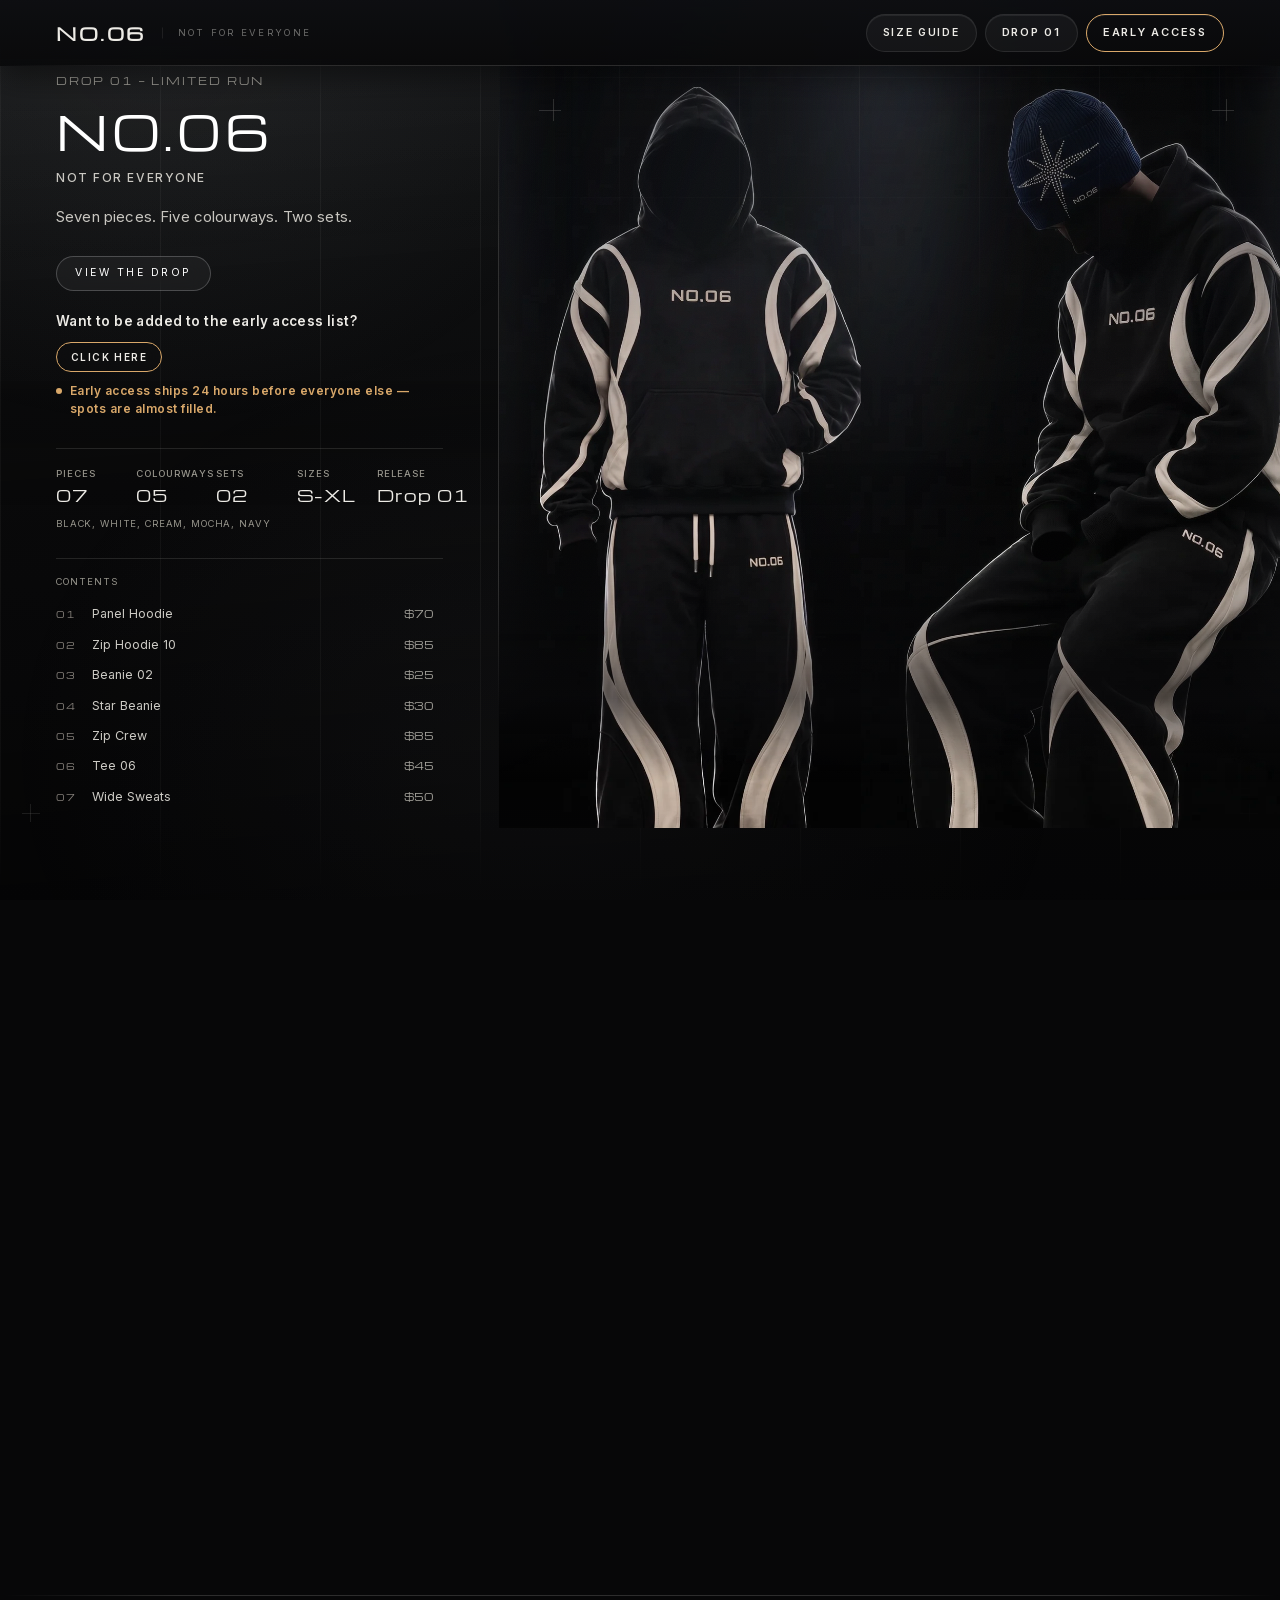
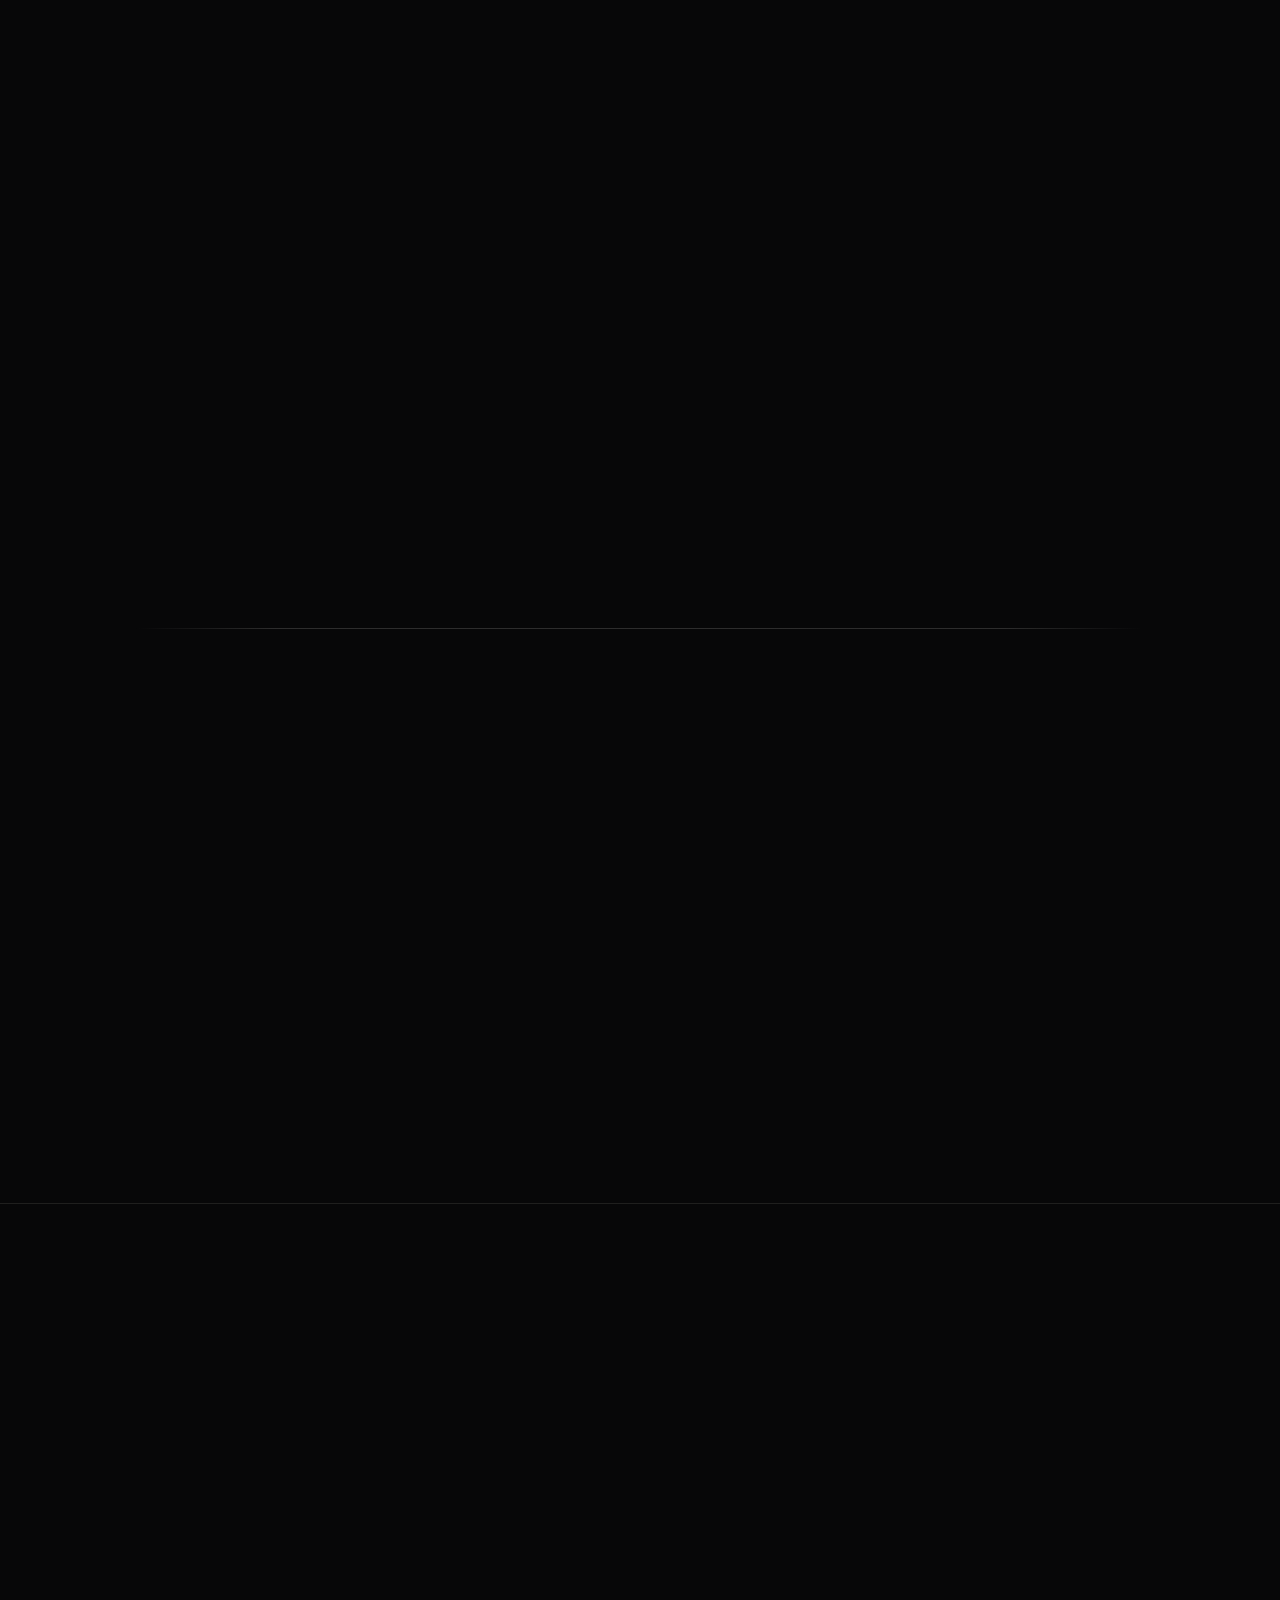
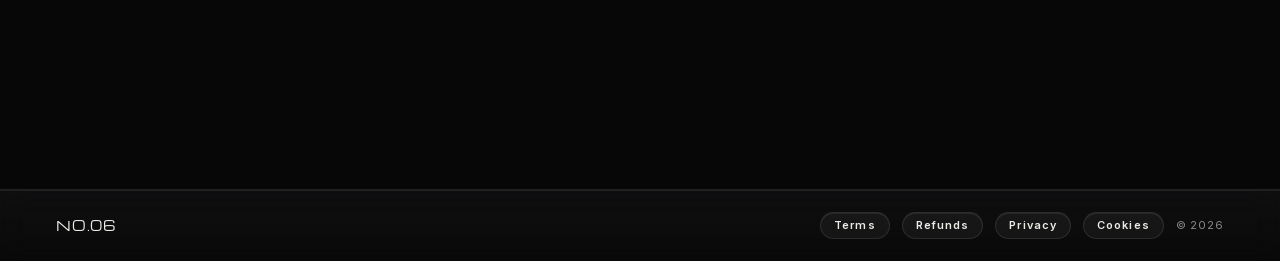
<file: index.html>
<!doctype html>
<html lang="en">
<head>
<meta charset="utf-8">
<meta name="viewport" content="width=device-width, initial-scale=1, viewport-fit=cover">
<title>NO.06</title>
<meta name="description" content="NO.06. not for everyone. Drop 01, limited run, black. Panel Hoodie, Zip Hoodie 10, Zip Crew, Tee 06, Wide Sweats, Beanie 02, Star Beanie. Request early access.">
<meta name="theme-color" content="#0A0A0A">
<link rel="icon" href="favicon.ico" sizes="any">
<link rel="icon" href="favicon-32x32.png" type="image/png" sizes="32x32">
<link rel="icon" href="favicon-16x16.png" type="image/png" sizes="16x16">
<link rel="apple-touch-icon" href="apple-touch-icon.png">
<meta property="og:title" content="NO.06">
<meta property="og:description" content="Drop 01 — limited run. not for everyone.">
<meta property="og:image" content="https://wearno06.com/media/og.jpg">
<meta property="og:type" content="website">
<meta name="twitter:card" content="summary_large_image">
<link rel="preload" href="fonts/michroma.ttf" as="font" type="font/ttf" crossorigin>
<link rel="preload" href="fonts/inter-latin.woff2" as="font" type="font/woff2" crossorigin>
<link rel="preload" href="media/ed/e1k.webp" as="image">
<link rel="stylesheet" href="styles.css?v=76">
<script src="boot.js"></script>
</head>
<body>
<a class="skip" href="#collection">Skip to collection</a>

<header class="bar" id="bar">
  <div class="bar__brand">
    <a class="bar__mark" href="#top" aria-label="NO.06 home">NO.06</a>
    <span class="bar__motto">Not for everyone</span>
  </div>
  <nav class="bar__nav" aria-label="Main">
    <button type="button" id="size-guide-btn" class="bar__sizebtn" aria-haspopup="dialog" aria-controls="size-guide-modal">Size Guide</button>
    <a href="#collection">Drop 01</a>
    <a href="#waitlist">Early Access</a>
  </nav>
</header>

<div id="size-guide-modal" class="sg" hidden>
  <div class="sg__backdrop" data-sg-close tabindex="-1"></div>
  <div class="sg__panel" role="dialog" aria-modal="true" aria-labelledby="sg-title">
    <button type="button" class="sg__close" data-sg-close aria-label="Close size guide">
      <svg viewBox="0 0 20 20" aria-hidden="true"><path d="M4 4l12 12M16 4L4 16" stroke="currentColor" stroke-width="1.5" stroke-linecap="round"/></svg>
    </button>
    <p id="sg-title" class="sr">NO.06 size guide</p>
    <img class="sg__img" src="media/size-guide.png" alt="NO.06 size guide. Hoodies and zips — Panel, Zip 10, Zip Crew: S chest 22 length 27 sleeve 24; M chest 23.5 length 28 sleeve 24.5; L chest 25 length 29 sleeve 25; XL chest 26.5 length 30 sleeve 25.5. Tee: S chest 20 length 27.5; M chest 21.5 length 28.5; L chest 23 length 29.5; XL chest 24.5 length 30.5. Wide-leg sweatpants: S waist 28-30 inseam 30 leg opening 11; M waist 30-32 inseam 30.5 leg opening 11.5; L waist 32-34 inseam 31 leg opening 12; XL waist 34-36 inseam 31.5 leg opening 12.5. Beanie 02 is one size. Fits run boxy and oversized; size down if between sizes. Measurements are approximate and may vary about 1 inch.">
  </div>
</div>

<main id="top">
  <section class="hero" aria-label="NO.06">
    <div class="hero__media" id="hero-media">
      <img class="hero__img" src="media/ed/e1k.webp" width="1088" height="1856" fetchpriority="high" decoding="async" alt="NO.06 Panel Hoodie and Wide Sweatpants in black, on black">
      <img class="hero__img hero__img--b" src="media/ed/e2k.webp" width="1088" height="1856" loading="lazy" decoding="async" alt="NO.06 Panel Hoodie and Wide Sweatpants in black, seated, on black">
    </div>
    <div class="atmos" aria-hidden="true">
      <span class="atmos__veil"></span>
      <span class="atmos__col"></span>
      <span class="atmos__edge atmos__edge--l"></span>
      <span class="atmos__edge atmos__edge--r"></span>
      <span class="atmos__floor"></span>
      <span class="atmos__bloom"></span>
      <span class="atmos__plume atmos__plume--a"></span>
      <span class="atmos__plume atmos__plume--b"></span>
      <span class="atmos__grid"></span>
      <span class="atmos__beam"></span>
      <span class="atmos__grain"></span>
      <span class="atmos__tick atmos__tick--l"></span>
      <span class="atmos__tick atmos__tick--r"></span>
    </div>
    <div class="hero__title" id="hero-title">
      <p class="hero__eyebrow">Drop 01 &mdash; Limited run</p>
      <h1 class="logo">NO.06</h1>
      <p class="hero__sub">not for everyone</p>
      <p class="hero__lede">Seven pieces. Five colourways. Two sets.</p>
      <a class="hero__link" href="#collection">View the drop</a>
      <p class="hero__eatxt">Want to be added to the early access list? <a class="hero__link hero__link--ea" href="#waitlist">Click Here</a></p>
      <p class="hero__urgency"><span class="hero__urgdot" aria-hidden="true"></span>Early access ships 24 hours before everyone else &mdash; spots are almost filled.</p>
      <dl class="hero__meta">
        <div class="hero__fact"><dt>Pieces</dt><dd>07</dd></div>
        <div class="hero__fact"><dt>Colourways</dt><dd>05</dd></div>
        <div class="hero__fact"><dt>Sets</dt><dd>02</dd></div>
        <div class="hero__fact"><dt>Sizes</dt><dd>S&ndash;XL</dd></div>
        <div class="hero__fact"><dt>Release</dt><dd>Drop 01</dd></div>
      </dl>
      <p class="hero__note">Black, White, Cream, Mocha, Navy</p>
      <nav class="hero__index" aria-label="Drop 01 contents">
        <p class="hero__idxh">Contents</p>
        <ol>
          <li><a href="#grp-hoodies"><span class="hero__n">01</span><span class="hero__t">Panel Hoodie</span><span class="hero__p">$70</span></a></li>
          <li><a href="#grp-hoodies"><span class="hero__n">02</span><span class="hero__t">Zip Hoodie 10</span><span class="hero__p">$85</span></a></li>
          <li><a href="#grp-beanies"><span class="hero__n">03</span><span class="hero__t">Beanie 02</span><span class="hero__p">$25</span></a></li>
          <li><a href="#grp-beanies"><span class="hero__n">04</span><span class="hero__t">Star Beanie</span><span class="hero__p">$30</span></a></li>
          <li><a href="#grp-crews"><span class="hero__n">05</span><span class="hero__t">Zip Crew</span><span class="hero__p">$85</span></a></li>
          <li><a href="#grp-tees"><span class="hero__n">06</span><span class="hero__t">Tee 06</span><span class="hero__p">$45</span></a></li>
          <li><a href="#grp-bottoms"><span class="hero__n">07</span><span class="hero__t">Wide Sweats</span><span class="hero__p">$50</span></a></li>
        </ol>
      </nav>
    </div>
  </section>

  <section class="col" id="collection" aria-labelledby="col-h">
    <div class="sec__head reveal"><h2 id="col-h" class="sec__h">Drop 01 <span class="sec__dash">&mdash;</span> Limited run</h2></div>
    <div class="groups groups--set">
      <section class="grp-block grp-block--set" style="--n:2" aria-labelledby="grp-set">
        <div class="grp reveal"><h3 class="grp__h" id="grp-set">The Set</h3></div>
        <ul class="grid" role="list">
          <li class="pc pc--set reveal" data-first="b" data-p="panel" data-v="panel-black">
            <div class="pc__media" data-mode="b">
              <img class="pc__img pc__img--b has" src="media/k/panel-black.webp" width="900" height="1200" loading="lazy" decoding="async" alt="The Set, Black, front">
              <img class="pc__img pc__img--r" width="900" height="1200" loading="lazy" decoding="async" alt="The Set, Black, back">
              <img class="pc__mnqimg" loading="lazy" decoding="async" alt="" aria-hidden="true">
            </div>
            <div class="pc__info">
              <div class="pc__row"><h3 class="pc__name"><span class="pc__nm">The Set</span></h3><span class="pc__price">$130</span></div>
              <div class="pc__row pc__row--meta"><span class="pc__cname">Black</span><span class="pc__size">S &middot; M &middot; L &middot; XL</span></div>
              <p class="pc__bundle">Panel Hoodie + Wide Sweats, matched colourway. Beanie on us.</p>
              <div class="pc__includes" aria-label="Included in The Set">
                <img class="pc__incimg" data-item-prefix="panel" src="media/k/panel-black.webp" width="300" height="300" loading="lazy" decoding="async" alt="Panel Hoodie">
                <img class="pc__incimg" data-item-prefix="sweats" src="media/k/sweats-black.webp" width="300" height="300" loading="lazy" decoding="async" alt="Wide Sweats">
                <img class="pc__incimg" data-item-prefix="beanie" data-item-shape="b02" src="media/k/b02-black.webp" width="300" height="300" loading="lazy" decoding="async" alt="Beanie 02">
              </div>
              <div class="pc__row pc__row--sw"><div class="pc__sw" role="radiogroup" aria-label="The Set colourway"><button type="button" class="sw" role="radio" aria-checked="true" aria-label="Black" style="--c:#141414" data-v="panel-black" data-k="panel-black" data-name="Black" data-back="1" data-bk="1"></button><button type="button" class="sw" role="radio" aria-checked="false" aria-label="White" style="--c:#ECEAE4" data-v="panel-white" data-k="panel-white" data-name="White" data-back="1" data-bk="1"></button><button type="button" class="sw" role="radio" aria-checked="false" aria-label="Cream" style="--c:#E4D9C2" data-v="panel-cream" data-k="panel-cream" data-name="Cream" data-back="1" data-bk="1"></button><button type="button" class="sw" role="radio" aria-checked="false" aria-label="Mocha" style="--c:#6E5747" data-v="panel-mocha" data-k="panel-mocha" data-name="Mocha" data-back="1" data-bk="1"></button><button type="button" class="sw" role="radio" aria-checked="false" aria-label="Navy" style="--c:#1F2638" data-v="panel-navy" data-k="panel-navy" data-name="Navy" data-back="1" data-bk="1"></button></div></div>
              <div class="pc__row pc__row--bn"><div class="pc__bn" role="radiogroup" aria-label="Free beanie">
                <button type="button" class="pc__bnopt is-on" role="radio" aria-checked="true" data-bn="b02">Beanie 02</button>
                <button type="button" class="pc__bnopt" role="radio" aria-checked="false" data-bn="star">Star Beanie</button>
              </div></div>
              <p class="pc__bnnote">Beanie colour matches your top: <span class="pc__bnmatch">Black</span></p>
              <div class="pc__row pc__row--ctl"><div class="pc__views" role="group" aria-label="View"><button type="button" class="pc__view is-on" data-mode="b" aria-pressed="true">Front</button><button type="button" class="pc__view" data-mode="r" aria-pressed="false">Back</button></div><button type="button" class="pc__preview">Preview on model</button></div>
            </div>
          </li>
          <li class="pc pc--set reveal" data-first="b" data-p="zip10" data-v="zip10-black">
            <div class="pc__media" data-mode="b">
              <img class="pc__img pc__img--b has" src="media/k/zip10-black.webp" width="900" height="1200" loading="lazy" decoding="async" alt="The Zip Set, Black, front">
              <img class="pc__img pc__img--r" width="900" height="1200" loading="lazy" decoding="async" alt="The Zip Set, Black, back">
              <img class="pc__mnqimg" loading="lazy" decoding="async" alt="" aria-hidden="true">
            </div>
            <div class="pc__info">
              <div class="pc__row"><h3 class="pc__name"><span class="pc__nm">The Zip Set</span></h3><span class="pc__price">$140</span></div>
              <div class="pc__row pc__row--meta"><span class="pc__cname">Black</span><span class="pc__size">S &middot; M &middot; L &middot; XL</span></div>
              <p class="pc__bundle">Zip Hoodie 10 + Wide Sweats, matched colourway. Beanie on us.</p>
              <div class="pc__includes" aria-label="Included in The Zip Set">
                <img class="pc__incimg" data-item-prefix="zip10" src="media/k/zip10-black.webp" width="300" height="300" loading="lazy" decoding="async" alt="Zip Hoodie 10">
                <img class="pc__incimg" data-item-prefix="sweats" src="media/k/sweats-black.webp" width="300" height="300" loading="lazy" decoding="async" alt="Wide Sweats">
                <img class="pc__incimg" data-item-prefix="beanie" data-item-shape="b02" src="media/k/b02-black.webp" width="300" height="300" loading="lazy" decoding="async" alt="Beanie 02">
              </div>
              <div class="pc__row pc__row--sw"><div class="pc__sw" role="radiogroup" aria-label="The Zip Set colourway"><button type="button" class="sw" role="radio" aria-checked="true" aria-label="Black" style="--c:#141414" data-v="zip10-black" data-k="zip10-black" data-name="Black" data-back="1" data-bk="1"></button><button type="button" class="sw" role="radio" aria-checked="false" aria-label="White" style="--c:#ECEAE4" data-v="zip10-white" data-k="zip10-white" data-name="White" data-back="1" data-bk="1"></button><button type="button" class="sw" role="radio" aria-checked="false" aria-label="Cream" style="--c:#E4D9C2" data-v="zip10-cream" data-k="zip10-cream" data-name="Cream" data-back="1" data-bk="1"></button><button type="button" class="sw" role="radio" aria-checked="false" aria-label="Mocha" style="--c:#6E5747" data-v="zip10-mocha" data-k="zip10-mocha" data-name="Mocha" data-back="1" data-bk="1"></button><button type="button" class="sw" role="radio" aria-checked="false" aria-label="Navy" style="--c:#1F2638" data-v="zip10-navy" data-k="zip10-navy" data-name="Navy" data-back="1" data-bk="1"></button></div></div>
              <div class="pc__row pc__row--bn"><div class="pc__bn" role="radiogroup" aria-label="Free beanie">
                <button type="button" class="pc__bnopt is-on" role="radio" aria-checked="true" data-bn="b02">Beanie 02</button>
                <button type="button" class="pc__bnopt" role="radio" aria-checked="false" data-bn="star">Star Beanie</button>
              </div></div>
              <p class="pc__bnnote">Beanie colour matches your top: <span class="pc__bnmatch">Black</span></p>
              <div class="pc__row pc__row--ctl"><div class="pc__views" role="group" aria-label="View"><button type="button" class="pc__view is-on" data-mode="b" aria-pressed="true">Front</button><button type="button" class="pc__view" data-mode="r" aria-pressed="false">Back</button></div><button type="button" class="pc__preview">Preview on model</button></div>
            </div>
          </li>
        </ul>
      </section>
      <figure class="grp-look reveal" style="--n:2">
        <div class="grp-look__media">
          <img class="grp-look__img" src="media/look-mocha.webp?v=5" width="1376" height="1824" loading="lazy" decoding="async" alt="NO.06 Zip Hoodie 10 and Wide Sweats, Mocha, styled">
          <figcaption class="grp-look__cap">Zip Hoodie 10 &amp; Wide Sweats &mdash; Mocha</figcaption>
        </div>
      </figure>
    </div>
    <div class="groups">
      <section class="grp-block" style="--n:2" aria-labelledby="grp-hoodies">
        <div class="grp reveal"><h3 class="grp__h" id="grp-hoodies">Hoodies</h3></div>
        <ul class="grid" role="list">
          <li id="p-panel" class="pc reveal" tabindex="-1" data-first="b" data-p="panel" data-v="panel-black">
            <div class="pc__media" data-mode="b">
              <img class="pc__img pc__img--b has" src="media/k/panel-black.webp" width="900" height="1200" loading="lazy" decoding="async" alt="Panel Hoodie, Black, front">
              <img class="pc__img pc__img--r" width="900" height="1200" loading="lazy" decoding="async" alt="Panel Hoodie, Black, back">
              <img class="pc__mnqimg" loading="lazy" decoding="async" alt="" aria-hidden="true">
            </div>
            <div class="pc__info">
              <div class="pc__row"><h3 class="pc__name"><span class="pc__nm">Panel Hoodie</span></h3><span class="pc__price">$70</span></div>
              <div class="pc__row pc__row--meta"><span class="pc__cname">Black</span><span class="pc__size">S · M · L · XL</span></div>
              <div class="pc__row pc__row--sw"><div class="pc__sw" role="radiogroup" aria-label="Panel Hoodie colourway"><button type="button" class="sw" role="radio" aria-checked="true" aria-label="Black" style="--c:#141414" data-v="panel-black" data-k="panel-black" data-name="Black" data-back="1" data-bk="1"></button><button type="button" class="sw" role="radio" aria-checked="false" aria-label="White" style="--c:#ECEAE4" data-v="panel-white" data-k="panel-white" data-name="White" data-back="1" data-bk="1"></button><button type="button" class="sw" role="radio" aria-checked="false" aria-label="Cream" style="--c:#E4D9C2" data-v="panel-cream" data-k="panel-cream" data-name="Cream" data-back="1" data-bk="1"></button><button type="button" class="sw" role="radio" aria-checked="false" aria-label="Mocha" style="--c:#6E5747" data-v="panel-mocha" data-k="panel-mocha" data-name="Mocha" data-back="1" data-bk="1"></button><button type="button" class="sw" role="radio" aria-checked="false" aria-label="Navy" style="--c:#1F2638" data-v="panel-navy" data-k="panel-navy" data-name="Navy" data-back="1" data-bk="1"></button></div></div>
              <div class="pc__row pc__row--ctl"><div class="pc__views" role="group" aria-label="View"><button type="button" class="pc__view is-on" data-mode="b" aria-pressed="true">Front</button><button type="button" class="pc__view" data-mode="r" aria-pressed="false">Back</button></div><button type="button" class="pc__preview">Preview on model</button></div>
            </div>
          </li>
          <li id="p-zip10" class="pc reveal" tabindex="-1" data-first="b" data-p="zip10" data-v="zip10-black">
            <div class="pc__media" data-mode="b">
              <img class="pc__img pc__img--b has" src="media/k/zip10-black.webp" width="900" height="1200" loading="lazy" decoding="async" alt="Zip Hoodie 10, Black, front">
              <img class="pc__img pc__img--r" width="900" height="1200" loading="lazy" decoding="async" alt="Zip Hoodie 10, Black, back">
              <img class="pc__mnqimg" loading="lazy" decoding="async" alt="" aria-hidden="true">
            </div>
            <div class="pc__info">
              <div class="pc__row"><h3 class="pc__name"><span class="pc__nm">Zip Hoodie 10</span></h3><span class="pc__price">$85</span></div>
              <div class="pc__row pc__row--meta"><span class="pc__cname">Black</span><span class="pc__size">S · M · L · XL</span></div>
              <div class="pc__row pc__row--sw"><div class="pc__sw" role="radiogroup" aria-label="Zip Hoodie 10 colourway"><button type="button" class="sw" role="radio" aria-checked="true" aria-label="Black" style="--c:#141414" data-v="zip10-black" data-k="zip10-black" data-name="Black" data-back="1" data-bk="1"></button><button type="button" class="sw" role="radio" aria-checked="false" aria-label="White" style="--c:#ECEAE4" data-v="zip10-white" data-k="zip10-white" data-name="White" data-back="1" data-bk="1"></button><button type="button" class="sw" role="radio" aria-checked="false" aria-label="Cream" style="--c:#E4D9C2" data-v="zip10-cream" data-k="zip10-cream" data-name="Cream" data-back="1" data-bk="1"></button><button type="button" class="sw" role="radio" aria-checked="false" aria-label="Mocha" style="--c:#6E5747" data-v="zip10-mocha" data-k="zip10-mocha" data-name="Mocha" data-back="1" data-bk="1"></button><button type="button" class="sw" role="radio" aria-checked="false" aria-label="Navy" style="--c:#1F2638" data-v="zip10-navy" data-k="zip10-navy" data-name="Navy" data-back="1" data-bk="1"></button></div></div>
              <div class="pc__row pc__row--ctl"><div class="pc__views" role="group" aria-label="View"><button type="button" class="pc__view is-on" data-mode="b" aria-pressed="true">Front</button><button type="button" class="pc__view" data-mode="r" aria-pressed="false">Back</button></div><button type="button" class="pc__preview">Preview on model</button></div>
            </div>
          </li>
        </ul>
      </section>
      <section class="grp-block" style="--n:2" aria-labelledby="grp-beanies">
        <div class="grp reveal"><h3 class="grp__h" id="grp-beanies">Beanies</h3></div>
        <ul class="grid" role="list">
          <li id="p-b02" class="pc reveal" tabindex="-1" data-first="b" data-p="b02" data-v="b02-black">
            <div class="pc__media" data-mode="b">
              <img class="pc__img pc__img--b has" src="media/k/b02-black.webp" width="900" height="1200" loading="lazy" decoding="async" alt="Beanie 02, Black, front">
              <img class="pc__img pc__img--r" width="900" height="1200" loading="lazy" decoding="async" alt="Beanie 02, Black, back">
              <img class="pc__mnqimg" loading="lazy" decoding="async" alt="" aria-hidden="true">
            </div>
            <div class="pc__info">
              <div class="pc__row"><h3 class="pc__name"><span class="pc__nm">Beanie 02</span></h3><span class="pc__price">$25</span></div>
              <div class="pc__row pc__row--meta"><span class="pc__cname">Black</span><span class="pc__size">One size</span></div>
              <div class="pc__row pc__row--sw"><div class="pc__sw" role="radiogroup" aria-label="Beanie 02 colourway"><button type="button" class="sw" role="radio" aria-checked="true" aria-label="Black" style="--c:#141414" data-v="b02-black" data-k="b02-black" data-name="Black" data-back="1" data-bk="1"></button><button type="button" class="sw" role="radio" aria-checked="false" aria-label="White" style="--c:#ECEAE4" data-v="b02-white" data-k="b02-white" data-name="White" data-back="1" data-bk="1"></button><button type="button" class="sw" role="radio" aria-checked="false" aria-label="Cream" style="--c:#E4D9C2" data-v="b02-cream" data-k="b02-cream" data-name="Cream" data-back="1" data-bk="1"></button><button type="button" class="sw" role="radio" aria-checked="false" aria-label="Mocha" style="--c:#6E5747" data-v="b02-mocha" data-k="b02-mocha" data-name="Mocha" data-back="1" data-bk="1"></button><button type="button" class="sw" role="radio" aria-checked="false" aria-label="Navy" style="--c:#1F2638" data-v="b02-navy" data-k="b02-navy" data-name="Navy" data-back="1" data-bk="1"></button></div></div>
              <div class="pc__row pc__row--ctl"><div class="pc__views" role="group" aria-label="View"><button type="button" class="pc__view is-on" data-mode="b" aria-pressed="true">Front</button><button type="button" class="pc__view" data-mode="r" aria-pressed="false">Back</button></div><button type="button" class="pc__preview">Preview on model</button></div>
            </div>
          </li>
          <li id="p-star" class="pc reveal" tabindex="-1" data-first="b" data-p="star" data-v="star-black">
            <div class="pc__media" data-mode="b">
              <img class="pc__img pc__img--b has" src="media/k/star-black.webp" width="900" height="1200" loading="lazy" decoding="async" alt="Star Beanie, Black, front">
              <img class="pc__img pc__img--r" width="900" height="1200" loading="lazy" decoding="async" alt="Star Beanie, Black, back">
              <img class="pc__mnqimg" loading="lazy" decoding="async" alt="" aria-hidden="true">
            </div>
            <div class="pc__info">
              <div class="pc__row"><h3 class="pc__name"><span class="pc__nm">Star Beanie</span></h3><span class="pc__price">$30</span></div>
              <div class="pc__row pc__row--meta"><span class="pc__cname">Black</span><span class="pc__size">One size</span></div>
              <div class="pc__row pc__row--sw"><div class="pc__sw" role="radiogroup" aria-label="Star Beanie colourway"><button type="button" class="sw" role="radio" aria-checked="true" aria-label="Black" style="--c:#141414" data-v="star-black" data-k="star-black" data-name="Black" data-back="1" data-bk="1"></button><button type="button" class="sw" role="radio" aria-checked="false" aria-label="White" style="--c:#ECEAE4" data-v="star-white" data-k="star-white" data-name="White" data-back="1" data-bk="1"></button><button type="button" class="sw" role="radio" aria-checked="false" aria-label="Cream" style="--c:#E4D9C2" data-v="star-cream" data-k="star-cream" data-name="Cream" data-back="1" data-bk="1"></button><button type="button" class="sw" role="radio" aria-checked="false" aria-label="Mocha" style="--c:#6E5747" data-v="star-mocha" data-k="star-mocha" data-name="Mocha" data-back="1" data-bk="1"></button><button type="button" class="sw" role="radio" aria-checked="false" aria-label="Navy" style="--c:#1F2638" data-v="star-navy" data-k="star-navy" data-name="Navy" data-back="1" data-bk="1"></button></div></div>
              <div class="pc__row pc__row--ctl"><div class="pc__views" role="group" aria-label="View"><button type="button" class="pc__view is-on" data-mode="b" aria-pressed="true">Front</button><button type="button" class="pc__view" data-mode="r" aria-pressed="false">Back</button></div><button type="button" class="pc__preview">Preview on model</button></div>
            </div>
          </li>
        </ul>
      </section>
    </div>
    <div class="groups groups--three">
      <section class="grp-block" style="--n:1" aria-labelledby="grp-crews">
        <div class="grp reveal"><h3 class="grp__h" id="grp-crews">Crews</h3></div>
        <ul class="grid" role="list">
          <li id="p-zipcrew" class="pc reveal" tabindex="-1" data-first="b" data-p="zipcrew" data-v="zipcrew-black">
            <div class="pc__media" data-mode="b">
              <img class="pc__img pc__img--b has" src="media/k/zipcrew-black.webp" width="900" height="1200" loading="lazy" decoding="async" alt="Zip Crew, Black, front">
              <img class="pc__img pc__img--r" width="900" height="1200" loading="lazy" decoding="async" alt="Zip Crew, Black, back">
              <img class="pc__mnqimg" loading="lazy" decoding="async" alt="" aria-hidden="true">
            </div>
            <div class="pc__info">
              <div class="pc__row"><h3 class="pc__name"><span class="pc__nm">Zip Crew</span></h3><span class="pc__price">$85</span></div>
              <div class="pc__row pc__row--meta"><span class="pc__cname">Black</span><span class="pc__size">S · M · L · XL</span></div>
              <div class="pc__row pc__row--sw"><div class="pc__sw" role="radiogroup" aria-label="Zip Crew colourway"><button type="button" class="sw" role="radio" aria-checked="true" aria-label="Black" style="--c:#141414" data-v="zipcrew-black" data-k="zipcrew-black" data-name="Black" data-back="1" data-bk="1"></button><button type="button" class="sw" role="radio" aria-checked="false" aria-label="Cream" style="--c:#E4D9C2" data-v="zipcrew-cream" data-k="zipcrew-cream" data-name="Cream" data-back="1" data-bk="1"></button><button type="button" class="sw" role="radio" aria-checked="false" aria-label="Navy" style="--c:#1F2638" data-v="zipcrew-navy" data-k="zipcrew-navy" data-name="Navy" data-back="1" data-bk="1"></button></div></div>
              <div class="pc__row pc__row--ctl"><div class="pc__views" role="group" aria-label="View"><button type="button" class="pc__view is-on" data-mode="b" aria-pressed="true">Front</button><button type="button" class="pc__view" data-mode="r" aria-pressed="false">Back</button></div><button type="button" class="pc__preview">Preview on model</button></div>
            </div>
          </li>
        </ul>
      </section>
      <section class="grp-block" style="--n:1" aria-labelledby="grp-tees">
        <div class="grp reveal"><h3 class="grp__h" id="grp-tees">Tees</h3></div>
        <ul class="grid" role="list">
          <li id="p-tee06" class="pc reveal" tabindex="-1" data-first="b" data-p="tee06" data-v="tee06-black">
            <div class="pc__media" data-mode="b">
              <img class="pc__img pc__img--b has" src="media/k/tee06-black.webp" width="900" height="1200" loading="lazy" decoding="async" alt="Tee 06, Black, front">
              <img class="pc__img pc__img--r" width="900" height="1200" loading="lazy" decoding="async" alt="Tee 06, Black, back">
              <img class="pc__mnqimg" loading="lazy" decoding="async" alt="" aria-hidden="true">
            </div>
            <div class="pc__info">
              <div class="pc__row"><h3 class="pc__name"><span class="pc__nm">Tee 06</span></h3><span class="pc__price">$45</span></div>
              <div class="pc__row pc__row--meta"><span class="pc__cname">Black</span><span class="pc__size">S · M · L · XL</span></div>
              <div class="pc__row pc__row--sw"><div class="pc__sw" role="radiogroup" aria-label="Tee 06 colourway"><button type="button" class="sw" role="radio" aria-checked="true" aria-label="Black" style="--c:#141414" data-v="tee06-black" data-k="tee06-black" data-name="Black" data-back="1" data-bk="1"></button><button type="button" class="sw" role="radio" aria-checked="false" aria-label="White" style="--c:#ECEAE4" data-v="tee06-white" data-k="tee06-white" data-name="White" data-back="1" data-bk="1"></button><button type="button" class="sw" role="radio" aria-checked="false" aria-label="Cream" style="--c:#E4D9C2" data-v="tee06-cream" data-k="tee06-cream" data-name="Cream" data-back="1" data-bk="1"></button><button type="button" class="sw" role="radio" aria-checked="false" aria-label="Navy" style="--c:#1F2638" data-v="tee06-navy" data-k="tee06-navy" data-name="Navy" data-back="1" data-bk="1"></button></div></div>
              <div class="pc__row pc__row--ctl"><div class="pc__views" role="group" aria-label="View"><button type="button" class="pc__view is-on" data-mode="b" aria-pressed="true">Front</button><button type="button" class="pc__view" data-mode="r" aria-pressed="false">Back</button></div><button type="button" class="pc__preview">Preview on model</button></div>
            </div>
          </li>
        </ul>
      </section>
      <section class="grp-block" style="--n:1" aria-labelledby="grp-bottoms">
        <div class="grp reveal"><h3 class="grp__h" id="grp-bottoms">Bottoms</h3></div>
        <ul class="grid" role="list">
          <li id="p-sweats" class="pc reveal" tabindex="-1" data-first="b" data-p="sweats" data-v="sweats-black">
            <div class="pc__media" data-mode="b">
              <img class="pc__img pc__img--b has" src="media/k/sweats-black.webp" width="900" height="1200" loading="lazy" decoding="async" alt="Wide Sweats, Black, front">
              <img class="pc__img pc__img--r" width="900" height="1200" loading="lazy" decoding="async" alt="Wide Sweats, Black, back">
              <img class="pc__mnqimg" loading="lazy" decoding="async" alt="" aria-hidden="true">
            </div>
            <div class="pc__info">
              <div class="pc__row"><h3 class="pc__name"><span class="pc__nm">Wide Sweats</span></h3><span class="pc__price">$50</span></div>
              <div class="pc__row pc__row--meta"><span class="pc__cname">Black</span><span class="pc__size">S · M · L · XL</span></div>
              <div class="pc__row pc__row--sw"><div class="pc__sw" role="radiogroup" aria-label="Wide Sweats colourway"><button type="button" class="sw" role="radio" aria-checked="true" aria-label="Black" style="--c:#141414" data-v="sweats-black" data-k="sweats-black" data-name="Black" data-back="1" data-bk="1"></button><button type="button" class="sw" role="radio" aria-checked="false" aria-label="White" style="--c:#ECEAE4" data-v="sweats-white" data-k="sweats-white" data-name="White" data-back="1" data-bk="1"></button><button type="button" class="sw" role="radio" aria-checked="false" aria-label="Cream" style="--c:#E4D9C2" data-v="sweats-cream" data-k="sweats-cream" data-name="Cream" data-back="1" data-bk="1"></button><button type="button" class="sw" role="radio" aria-checked="false" aria-label="Mocha" style="--c:#6E5747" data-v="sweats-mocha" data-k="sweats-mocha" data-name="Mocha" data-back="1" data-bk="1"></button><button type="button" class="sw" role="radio" aria-checked="false" aria-label="Navy" style="--c:#1F2638" data-v="sweats-navy" data-k="sweats-navy" data-name="Navy" data-back="1" data-bk="1"></button></div></div>
              <div class="pc__row pc__row--ctl"><div class="pc__views" role="group" aria-label="View"><button type="button" class="pc__view is-on" data-mode="b" aria-pressed="true">Front</button><button type="button" class="pc__view" data-mode="r" aria-pressed="false">Back</button></div><button type="button" class="pc__preview">Preview on model</button></div>
            </div>
          </li>
        </ul>
      </section>
    </div>
  </section>

  <section class="wl" id="waitlist" aria-labelledby="wl-h">
    <div class="wl__inner reveal">
      <h2 id="wl-h" class="wl__h">Early Access</h2>
      <p class="wl__lede">Early access to Drop 01 goes to the list first.</p>
      <p class="wl__urgency"><span class="hero__urgdot" aria-hidden="true"></span>Get your pieces 24 hours before the public drop &mdash; spots are almost filled.</p>
      <form id="wl-form" class="wl__form" action="/join" method="post" novalidate>
        <label for="email" class="sr">Email address</label>
        <input id="email" name="email" type="email" inputmode="email" autocomplete="email" placeholder="Email address" required>
        <input type="text" name="website" class="hp" tabindex="-1" autocomplete="off" aria-hidden="true">
        <button type="submit">Request access</button>
      </form>
      <p id="wl-msg" class="wl__msg" role="status" aria-live="polite"></p>

      <div id="wl-survey" class="wl__survey" hidden>
        <ol class="wl__steps" aria-label="Progress">
          <li class="wl__step is-done"><span class="wl__stepn">01</span>Email</li>
          <li class="wl__stepbar" aria-hidden="true"><i></i></li>
          <li class="wl__step is-on" aria-current="step"><span class="wl__stepn">02</span>Your pieces</li>
        </ol>
        <p class="wl__surveyh">Almost in. What are you looking to buy?</p>
        <p class="wl__surveysub">Tap the pieces you want, then pick your colours. Totally optional.</p>
        <ul class="wl__picks" role="list">
          <li class="wl__pick" data-item="Panel Hoodie" data-key="panel" style="--i:0">
            <button type="button" class="wl__pickbtn" aria-pressed="false">
              <span class="wl__pickmedia"><img class="wl__pickimg" src="media/k/panel-black.webp" width="300" height="400" loading="lazy" decoding="async" alt=""><span class="wl__pickcheck" aria-hidden="true"></span></span>
              <span class="wl__pickname">Panel Hoodie</span><span class="wl__pickprice">$70</span>
            </button>
            <div class="wl__colwrap"><div class="wl__colin"><div class="wl__cols" role="group" aria-label="Panel Hoodie colours"><button type="button" class="wl__col" data-col="Black" data-k="panel-black" style="--c:#141414" aria-pressed="false" aria-label="Black" title="Black"></button><button type="button" class="wl__col" data-col="White" data-k="panel-white" style="--c:#ECEAE4" aria-pressed="false" aria-label="White" title="White"></button><button type="button" class="wl__col" data-col="Cream" data-k="panel-cream" style="--c:#E4D9C2" aria-pressed="false" aria-label="Cream" title="Cream"></button><button type="button" class="wl__col" data-col="Mocha" data-k="panel-mocha" style="--c:#6E5747" aria-pressed="false" aria-label="Mocha" title="Mocha"></button><button type="button" class="wl__col" data-col="Navy" data-k="panel-navy" style="--c:#1F2638" aria-pressed="false" aria-label="Navy" title="Navy"></button></div><span class="wl__colname">Any colour</span></div></div><div class="wl__sizewrap"><div class="wl__sizein"><div class="wl__sizes" role="group" aria-label="Panel Hoodie size"><button type="button" class="wl__size" data-sz="S" aria-pressed="false" aria-label="S">S</button><button type="button" class="wl__size" data-sz="M" aria-pressed="false" aria-label="M">M</button><button type="button" class="wl__size" data-sz="L" aria-pressed="false" aria-label="L">L</button><button type="button" class="wl__size" data-sz="XL" aria-pressed="false" aria-label="XL">XL</button></div><span class="wl__sizename">Any size</span></div></div>
          </li>
          <li class="wl__pick" data-item="Zip Hoodie 10" data-key="zip10" style="--i:1">
            <button type="button" class="wl__pickbtn" aria-pressed="false">
              <span class="wl__pickmedia"><img class="wl__pickimg" src="media/k/zip10-black.webp" width="300" height="400" loading="lazy" decoding="async" alt=""><span class="wl__pickcheck" aria-hidden="true"></span></span>
              <span class="wl__pickname">Zip Hoodie 10</span><span class="wl__pickprice">$85</span>
            </button>
            <div class="wl__colwrap"><div class="wl__colin"><div class="wl__cols" role="group" aria-label="Zip Hoodie 10 colours"><button type="button" class="wl__col" data-col="Black" data-k="zip10-black" style="--c:#141414" aria-pressed="false" aria-label="Black" title="Black"></button><button type="button" class="wl__col" data-col="White" data-k="zip10-white" style="--c:#ECEAE4" aria-pressed="false" aria-label="White" title="White"></button><button type="button" class="wl__col" data-col="Cream" data-k="zip10-cream" style="--c:#E4D9C2" aria-pressed="false" aria-label="Cream" title="Cream"></button><button type="button" class="wl__col" data-col="Mocha" data-k="zip10-mocha" style="--c:#6E5747" aria-pressed="false" aria-label="Mocha" title="Mocha"></button><button type="button" class="wl__col" data-col="Navy" data-k="zip10-navy" style="--c:#1F2638" aria-pressed="false" aria-label="Navy" title="Navy"></button></div><span class="wl__colname">Any colour</span></div></div><div class="wl__sizewrap"><div class="wl__sizein"><div class="wl__sizes" role="group" aria-label="Zip Hoodie 10 size"><button type="button" class="wl__size" data-sz="S" aria-pressed="false" aria-label="S">S</button><button type="button" class="wl__size" data-sz="M" aria-pressed="false" aria-label="M">M</button><button type="button" class="wl__size" data-sz="L" aria-pressed="false" aria-label="L">L</button><button type="button" class="wl__size" data-sz="XL" aria-pressed="false" aria-label="XL">XL</button></div><span class="wl__sizename">Any size</span></div></div>
          </li>
          <li class="wl__pick" data-item="Zip Crew" data-key="zipcrew" style="--i:2">
            <button type="button" class="wl__pickbtn" aria-pressed="false">
              <span class="wl__pickmedia"><img class="wl__pickimg" src="media/k/zipcrew-black.webp" width="300" height="400" loading="lazy" decoding="async" alt=""><span class="wl__pickcheck" aria-hidden="true"></span></span>
              <span class="wl__pickname">Zip Crew</span><span class="wl__pickprice">$85</span>
            </button>
            <div class="wl__colwrap"><div class="wl__colin"><div class="wl__cols" role="group" aria-label="Zip Crew colours"><button type="button" class="wl__col" data-col="Black" data-k="zipcrew-black" style="--c:#141414" aria-pressed="false" aria-label="Black" title="Black"></button><button type="button" class="wl__col" data-col="Cream" data-k="zipcrew-cream" style="--c:#E4D9C2" aria-pressed="false" aria-label="Cream" title="Cream"></button><button type="button" class="wl__col" data-col="Navy" data-k="zipcrew-navy" style="--c:#1F2638" aria-pressed="false" aria-label="Navy" title="Navy"></button></div><span class="wl__colname">Any colour</span></div></div><div class="wl__sizewrap"><div class="wl__sizein"><div class="wl__sizes" role="group" aria-label="Zip Crew size"><button type="button" class="wl__size" data-sz="S" aria-pressed="false" aria-label="S">S</button><button type="button" class="wl__size" data-sz="M" aria-pressed="false" aria-label="M">M</button><button type="button" class="wl__size" data-sz="L" aria-pressed="false" aria-label="L">L</button><button type="button" class="wl__size" data-sz="XL" aria-pressed="false" aria-label="XL">XL</button></div><span class="wl__sizename">Any size</span></div></div>
          </li>
          <li class="wl__pick" data-item="Tee 06" data-key="tee06" style="--i:3">
            <button type="button" class="wl__pickbtn" aria-pressed="false">
              <span class="wl__pickmedia"><img class="wl__pickimg" src="media/k/tee06-black.webp" width="300" height="400" loading="lazy" decoding="async" alt=""><span class="wl__pickcheck" aria-hidden="true"></span></span>
              <span class="wl__pickname">Tee 06</span><span class="wl__pickprice">$45</span>
            </button>
            <div class="wl__colwrap"><div class="wl__colin"><div class="wl__cols" role="group" aria-label="Tee 06 colours"><button type="button" class="wl__col" data-col="Black" data-k="tee06-black" style="--c:#141414" aria-pressed="false" aria-label="Black" title="Black"></button><button type="button" class="wl__col" data-col="White" data-k="tee06-white" style="--c:#ECEAE4" aria-pressed="false" aria-label="White" title="White"></button><button type="button" class="wl__col" data-col="Cream" data-k="tee06-cream" style="--c:#E4D9C2" aria-pressed="false" aria-label="Cream" title="Cream"></button><button type="button" class="wl__col" data-col="Navy" data-k="tee06-navy" style="--c:#1F2638" aria-pressed="false" aria-label="Navy" title="Navy"></button></div><span class="wl__colname">Any colour</span></div></div><div class="wl__sizewrap"><div class="wl__sizein"><div class="wl__sizes" role="group" aria-label="Tee 06 size"><button type="button" class="wl__size" data-sz="S" aria-pressed="false" aria-label="S">S</button><button type="button" class="wl__size" data-sz="M" aria-pressed="false" aria-label="M">M</button><button type="button" class="wl__size" data-sz="L" aria-pressed="false" aria-label="L">L</button><button type="button" class="wl__size" data-sz="XL" aria-pressed="false" aria-label="XL">XL</button></div><span class="wl__sizename">Any size</span></div></div>
          </li>
          <li class="wl__pick" data-item="Wide Sweats" data-key="sweats" style="--i:4">
            <button type="button" class="wl__pickbtn" aria-pressed="false">
              <span class="wl__pickmedia"><img class="wl__pickimg" src="media/k/sweats-black.webp" width="300" height="400" loading="lazy" decoding="async" alt=""><span class="wl__pickcheck" aria-hidden="true"></span></span>
              <span class="wl__pickname">Wide Sweats</span><span class="wl__pickprice">$50</span>
            </button>
            <div class="wl__colwrap"><div class="wl__colin"><div class="wl__cols" role="group" aria-label="Wide Sweats colours"><button type="button" class="wl__col" data-col="Black" data-k="sweats-black" style="--c:#141414" aria-pressed="false" aria-label="Black" title="Black"></button><button type="button" class="wl__col" data-col="White" data-k="sweats-white" style="--c:#ECEAE4" aria-pressed="false" aria-label="White" title="White"></button><button type="button" class="wl__col" data-col="Cream" data-k="sweats-cream" style="--c:#E4D9C2" aria-pressed="false" aria-label="Cream" title="Cream"></button><button type="button" class="wl__col" data-col="Mocha" data-k="sweats-mocha" style="--c:#6E5747" aria-pressed="false" aria-label="Mocha" title="Mocha"></button><button type="button" class="wl__col" data-col="Navy" data-k="sweats-navy" style="--c:#1F2638" aria-pressed="false" aria-label="Navy" title="Navy"></button></div><span class="wl__colname">Any colour</span></div></div><div class="wl__sizewrap"><div class="wl__sizein"><div class="wl__sizes" role="group" aria-label="Wide Sweats size"><button type="button" class="wl__size" data-sz="S" aria-pressed="false" aria-label="S">S</button><button type="button" class="wl__size" data-sz="M" aria-pressed="false" aria-label="M">M</button><button type="button" class="wl__size" data-sz="L" aria-pressed="false" aria-label="L">L</button><button type="button" class="wl__size" data-sz="XL" aria-pressed="false" aria-label="XL">XL</button></div><span class="wl__sizename">Any size</span></div></div>
          </li>
          <li class="wl__pick" data-item="Beanie 02" data-key="b02" style="--i:5">
            <button type="button" class="wl__pickbtn" aria-pressed="false">
              <span class="wl__pickmedia"><img class="wl__pickimg" src="media/k/b02-black.webp" width="300" height="400" loading="lazy" decoding="async" alt=""><span class="wl__pickcheck" aria-hidden="true"></span></span>
              <span class="wl__pickname">Beanie 02</span><span class="wl__pickprice">$25</span>
            </button>
            <div class="wl__colwrap"><div class="wl__colin"><div class="wl__cols" role="group" aria-label="Beanie 02 colours"><button type="button" class="wl__col" data-col="Black" data-k="b02-black" style="--c:#141414" aria-pressed="false" aria-label="Black" title="Black"></button><button type="button" class="wl__col" data-col="White" data-k="b02-white" style="--c:#ECEAE4" aria-pressed="false" aria-label="White" title="White"></button><button type="button" class="wl__col" data-col="Cream" data-k="b02-cream" style="--c:#E4D9C2" aria-pressed="false" aria-label="Cream" title="Cream"></button><button type="button" class="wl__col" data-col="Mocha" data-k="b02-mocha" style="--c:#6E5747" aria-pressed="false" aria-label="Mocha" title="Mocha"></button><button type="button" class="wl__col" data-col="Navy" data-k="b02-navy" style="--c:#1F2638" aria-pressed="false" aria-label="Navy" title="Navy"></button></div><span class="wl__colname">Any colour</span></div></div>
          </li>
          <li class="wl__pick" data-item="Star Beanie" data-key="star" style="--i:6">
            <button type="button" class="wl__pickbtn" aria-pressed="false">
              <span class="wl__pickmedia"><img class="wl__pickimg" src="media/k/star-black.webp" width="300" height="400" loading="lazy" decoding="async" alt=""><span class="wl__pickcheck" aria-hidden="true"></span></span>
              <span class="wl__pickname">Star Beanie</span><span class="wl__pickprice">$30</span>
            </button>
            <div class="wl__colwrap"><div class="wl__colin"><div class="wl__cols" role="group" aria-label="Star Beanie colours"><button type="button" class="wl__col" data-col="Black" data-k="star-black" style="--c:#141414" aria-pressed="false" aria-label="Black" title="Black"></button><button type="button" class="wl__col" data-col="White" data-k="star-white" style="--c:#ECEAE4" aria-pressed="false" aria-label="White" title="White"></button><button type="button" class="wl__col" data-col="Cream" data-k="star-cream" style="--c:#E4D9C2" aria-pressed="false" aria-label="Cream" title="Cream"></button><button type="button" class="wl__col" data-col="Mocha" data-k="star-mocha" style="--c:#6E5747" aria-pressed="false" aria-label="Mocha" title="Mocha"></button><button type="button" class="wl__col" data-col="Navy" data-k="star-navy" style="--c:#1F2638" aria-pressed="false" aria-label="Navy" title="Navy"></button></div><span class="wl__colname">Any colour</span></div></div>
          </li>
          <li class="wl__pick" data-item="The Set" data-key="panel" style="--i:7">
            <button type="button" class="wl__pickbtn" aria-pressed="false">
              <span class="wl__pickmedia"><img class="wl__pickimg" src="media/k/panel-black.webp" width="300" height="400" loading="lazy" decoding="async" alt=""><span class="wl__pickcheck" aria-hidden="true"></span></span>
              <span class="wl__pickname">The Set</span><span class="wl__pickprice">$130</span>
            </button>
            <div class="wl__colwrap"><div class="wl__colin"><div class="wl__cols" role="group" aria-label="The Set colours"><button type="button" class="wl__col" data-col="Black" data-k="panel-black" style="--c:#141414" aria-pressed="false" aria-label="Black" title="Black"></button><button type="button" class="wl__col" data-col="White" data-k="panel-white" style="--c:#ECEAE4" aria-pressed="false" aria-label="White" title="White"></button><button type="button" class="wl__col" data-col="Cream" data-k="panel-cream" style="--c:#E4D9C2" aria-pressed="false" aria-label="Cream" title="Cream"></button><button type="button" class="wl__col" data-col="Mocha" data-k="panel-mocha" style="--c:#6E5747" aria-pressed="false" aria-label="Mocha" title="Mocha"></button><button type="button" class="wl__col" data-col="Navy" data-k="panel-navy" style="--c:#1F2638" aria-pressed="false" aria-label="Navy" title="Navy"></button></div><span class="wl__colname">Any colour</span></div></div><div class="wl__sizewrap"><div class="wl__sizein"><div class="wl__sizes" role="group" aria-label="The Set size"><button type="button" class="wl__size" data-sz="S" aria-pressed="false" aria-label="S">S</button><button type="button" class="wl__size" data-sz="M" aria-pressed="false" aria-label="M">M</button><button type="button" class="wl__size" data-sz="L" aria-pressed="false" aria-label="L">L</button><button type="button" class="wl__size" data-sz="XL" aria-pressed="false" aria-label="XL">XL</button></div><span class="wl__sizename">Any size</span></div></div>
          </li>
          <li class="wl__pick" data-item="The Zip Set" data-key="zip10" style="--i:8">
            <button type="button" class="wl__pickbtn" aria-pressed="false">
              <span class="wl__pickmedia"><img class="wl__pickimg" src="media/k/zip10-black.webp" width="300" height="400" loading="lazy" decoding="async" alt=""><span class="wl__pickcheck" aria-hidden="true"></span></span>
              <span class="wl__pickname">The Zip Set</span><span class="wl__pickprice">$140</span>
            </button>
            <div class="wl__colwrap"><div class="wl__colin"><div class="wl__cols" role="group" aria-label="The Zip Set colours"><button type="button" class="wl__col" data-col="Black" data-k="zip10-black" style="--c:#141414" aria-pressed="false" aria-label="Black" title="Black"></button><button type="button" class="wl__col" data-col="White" data-k="zip10-white" style="--c:#ECEAE4" aria-pressed="false" aria-label="White" title="White"></button><button type="button" class="wl__col" data-col="Cream" data-k="zip10-cream" style="--c:#E4D9C2" aria-pressed="false" aria-label="Cream" title="Cream"></button><button type="button" class="wl__col" data-col="Mocha" data-k="zip10-mocha" style="--c:#6E5747" aria-pressed="false" aria-label="Mocha" title="Mocha"></button><button type="button" class="wl__col" data-col="Navy" data-k="zip10-navy" style="--c:#1F2638" aria-pressed="false" aria-label="Navy" title="Navy"></button></div><span class="wl__colname">Any colour</span></div></div><div class="wl__sizewrap"><div class="wl__sizein"><div class="wl__sizes" role="group" aria-label="The Zip Set size"><button type="button" class="wl__size" data-sz="S" aria-pressed="false" aria-label="S">S</button><button type="button" class="wl__size" data-sz="M" aria-pressed="false" aria-label="M">M</button><button type="button" class="wl__size" data-sz="L" aria-pressed="false" aria-label="L">L</button><button type="button" class="wl__size" data-sz="XL" aria-pressed="false" aria-label="XL">XL</button></div><span class="wl__sizename">Any size</span></div></div>
          </li>
        </ul>
        <div class="wl__surveyactions">
          <button type="button" id="wl-survey-submit" class="wl__surveysubmit">Submit<span class="wl__count" aria-live="polite"></span></button>
          <button type="button" id="wl-survey-skip" class="wl__surveyskip">Skip</button>
        </div>
        <p id="wl-survey-msg" class="wl__msg" role="status" aria-live="polite"></p>
      </div>

      <div id="wl-done" class="wl__done" hidden>
        <svg class="wl__donecheck" viewBox="0 0 52 52" aria-hidden="true"><circle cx="26" cy="26" r="24"/><path d="M15.5 27l7 7 14-15"/></svg>
        <p class="wl__doneh">You're on the list.</p>
        <p class="wl__donesub">You'll be notified when it's available.</p>
        <ul class="wl__donelist" role="list"></ul>
      </div>
    </div>
  </section>
</main>

<footer class="foot">
  <span class="foot__mark">NO.06</span>
  <nav class="foot__links" aria-label="Legal"><a href="terms.html">Terms</a><a href="refund-policy.html">Refunds</a><a href="privacy-policy.html">Privacy</a><a href="cookie-policy.html">Cookies</a><span>© 2026</span></nav>
</footer>

<script src="script.js?v=42" defer></script>
</body>
</html>
</file>
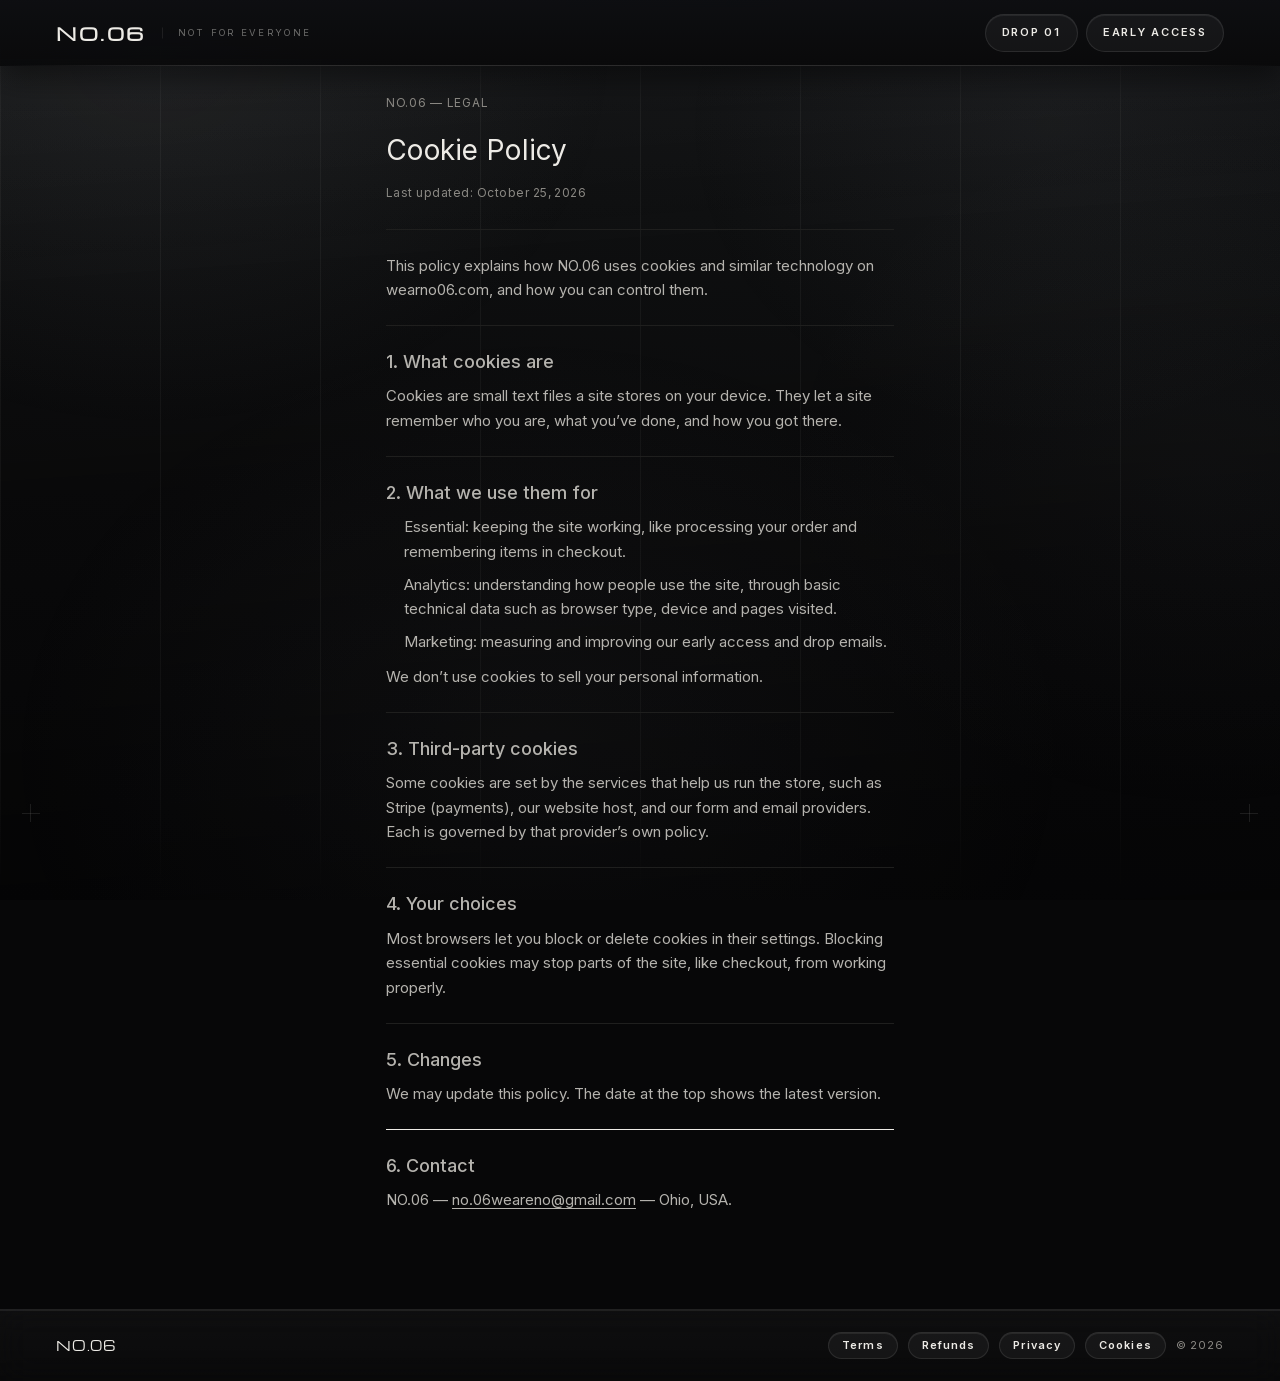
<file: cookie-policy.html>
<!doctype html>
<html lang="en">
<head>
<meta charset="utf-8">
<meta name="viewport" content="width=device-width, initial-scale=1, viewport-fit=cover">
<title>Cookie Policy — NO.06</title>
<meta name="description" content="NO.06 Cookie Policy.">
<meta name="theme-color" content="#0A0A0A">
<link rel="icon" href="favicon.ico" sizes="any">
<link rel="icon" href="favicon-32x32.png" type="image/png" sizes="32x32">
<link rel="icon" href="favicon-16x16.png" type="image/png" sizes="16x16">
<link rel="apple-touch-icon" href="apple-touch-icon.png">
<link rel="stylesheet" href="styles.css?v=76">
<script src="boot.js"></script>
</head>
<body class="docpage">
<header class="bar" id="bar">
  <div class="bar__brand">
    <a class="bar__mark" href="index.html" aria-label="NO.06 home">NO.06</a>
    <span class="bar__motto">Not for everyone</span>
  </div>
  <nav class="bar__nav" aria-label="Main">
    <a href="index.html#collection">Drop 01</a>
    <a href="index.html#waitlist">Early Access</a>
  </nav>
</header>

<main class="doc">
  <p class="label dim">NO.06 &mdash; Legal</p>
  <h1 class="doc__h">Cookie Policy</h1>
  <p class="doc__updated">Last updated: October 25, 2026</p>

  <section>
    <p>This policy explains how NO.06 uses cookies and similar technology on wearno06.com, and how you can control them.</p>
  </section>

  <section>
    <p class="doc__big">1. What cookies are</p>
    <p>Cookies are small text files a site stores on your device. They let a site remember who you are, what you&rsquo;ve done, and how you got there.</p>
  </section>

  <section>
    <p class="doc__big">2. What we use them for</p>
    <ul class="doc__list">
      <li>Essential: keeping the site working, like processing your order and remembering items in checkout.</li>
      <li>Analytics: understanding how people use the site, through basic technical data such as browser type, device and pages visited.</li>
      <li>Marketing: measuring and improving our early access and drop emails.</li>
    </ul>
    <p>We don&rsquo;t use cookies to sell your personal information.</p>
  </section>

  <section>
    <p class="doc__big">3. Third-party cookies</p>
    <p>Some cookies are set by the services that help us run the store, such as Stripe (payments), our website host, and our form and email providers. Each is governed by that provider&rsquo;s own policy.</p>
  </section>

  <section>
    <p class="doc__big">4. Your choices</p>
    <p>Most browsers let you block or delete cookies in their settings. Blocking essential cookies may stop parts of the site, like checkout, from working properly.</p>
  </section>

  <section>
    <p class="doc__big">5. Changes</p>
    <p>We may update this policy. The date at the top shows the latest version.</p>
  </section>

  <section class="doc__final">
    <p class="doc__big">6. Contact</p>
    <p>NO.06 &mdash; <a href="mailto:no.06weareno@gmail.com">no.06weareno@gmail.com</a> &mdash; Ohio, USA.</p>
  </section>
</main>

<footer class="foot">
  <span class="foot__mark">NO.06</span>
  <nav class="foot__links" aria-label="Legal"><a href="terms.html">Terms</a><a href="refund-policy.html">Refunds</a><a href="privacy-policy.html">Privacy</a><a href="cookie-policy.html">Cookies</a><span>© 2026</span></nav>
</footer>
</body>
</html>
</file>
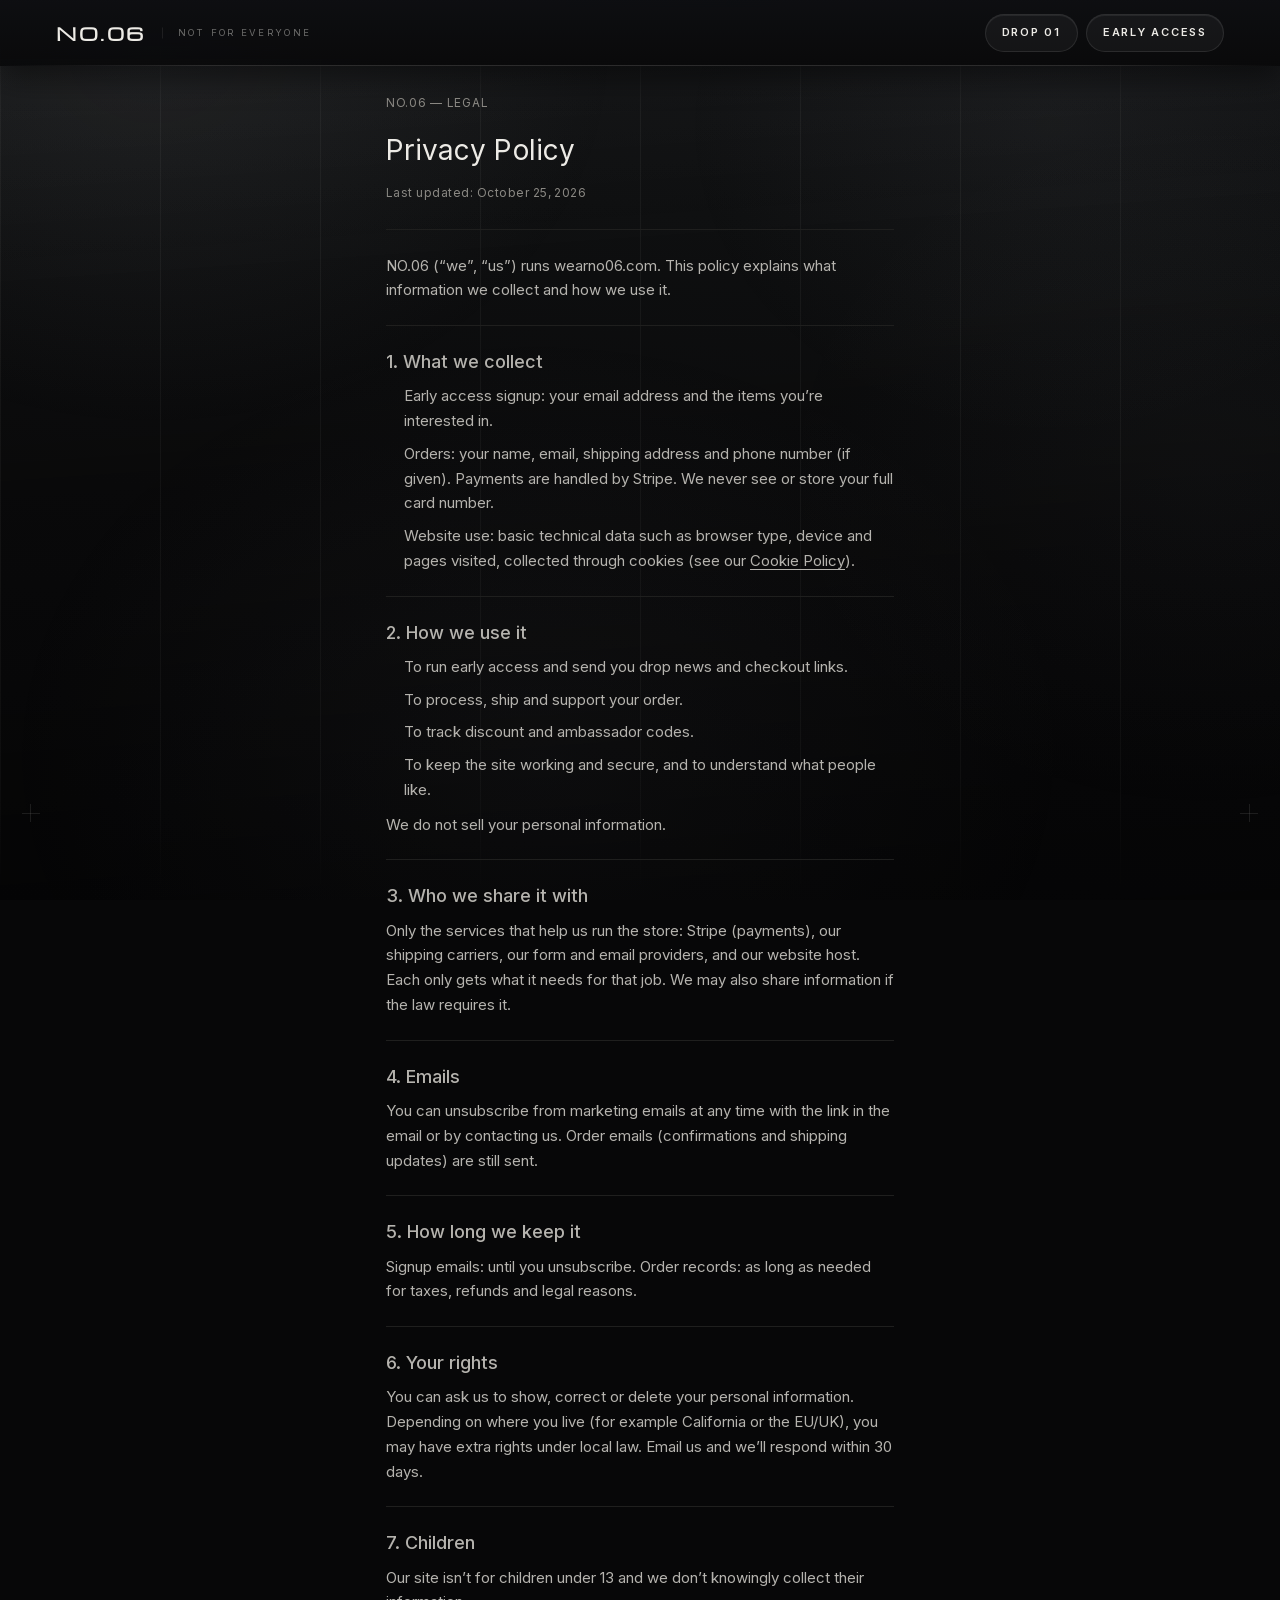
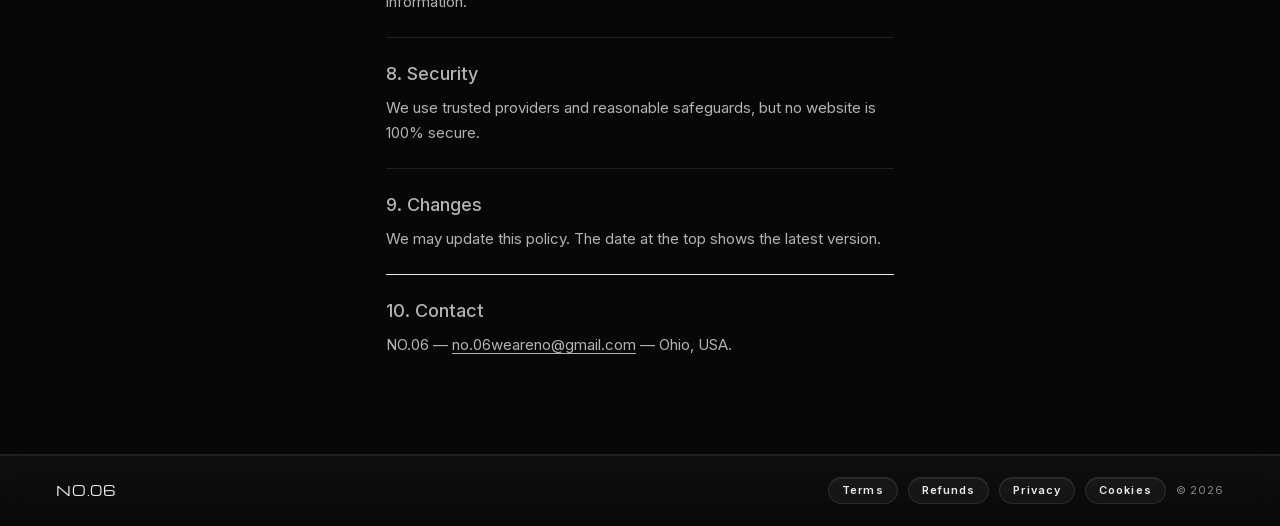
<file: privacy-policy.html>
<!doctype html>
<html lang="en">
<head>
<meta charset="utf-8">
<meta name="viewport" content="width=device-width, initial-scale=1, viewport-fit=cover">
<title>Privacy Policy — NO.06</title>
<meta name="description" content="NO.06 Privacy Policy.">
<meta name="theme-color" content="#0A0A0A">
<link rel="icon" href="favicon.ico" sizes="any">
<link rel="icon" href="favicon-32x32.png" type="image/png" sizes="32x32">
<link rel="icon" href="favicon-16x16.png" type="image/png" sizes="16x16">
<link rel="apple-touch-icon" href="apple-touch-icon.png">
<link rel="stylesheet" href="styles.css?v=76">
<script src="boot.js"></script>
</head>
<body class="docpage">
<header class="bar" id="bar">
  <div class="bar__brand">
    <a class="bar__mark" href="index.html" aria-label="NO.06 home">NO.06</a>
    <span class="bar__motto">Not for everyone</span>
  </div>
  <nav class="bar__nav" aria-label="Main">
    <a href="index.html#collection">Drop 01</a>
    <a href="index.html#waitlist">Early Access</a>
  </nav>
</header>

<main class="doc">
  <p class="label dim">NO.06 &mdash; Legal</p>
  <h1 class="doc__h">Privacy Policy</h1>
  <p class="doc__updated">Last updated: October 25, 2026</p>

  <section>
    <p>NO.06 (&ldquo;we&rdquo;, &ldquo;us&rdquo;) runs wearno06.com. This policy explains what information we collect and how we use it.</p>
  </section>

  <section>
    <p class="doc__big">1. What we collect</p>
    <ul class="doc__list">
      <li>Early access signup: your email address and the items you&rsquo;re interested in.</li>
      <li>Orders: your name, email, shipping address and phone number (if given). Payments are handled by Stripe. We never see or store your full card number.</li>
      <li>Website use: basic technical data such as browser type, device and pages visited, collected through cookies (see our <a href="cookie-policy.html">Cookie Policy</a>).</li>
    </ul>
  </section>

  <section>
    <p class="doc__big">2. How we use it</p>
    <ul class="doc__list">
      <li>To run early access and send you drop news and checkout links.</li>
      <li>To process, ship and support your order.</li>
      <li>To track discount and ambassador codes.</li>
      <li>To keep the site working and secure, and to understand what people like.</li>
    </ul>
    <p>We do not sell your personal information.</p>
  </section>

  <section>
    <p class="doc__big">3. Who we share it with</p>
    <p>Only the services that help us run the store: Stripe (payments), our shipping carriers, our form and email providers, and our website host. Each only gets what it needs for that job. We may also share information if the law requires it.</p>
  </section>

  <section>
    <p class="doc__big">4. Emails</p>
    <p>You can unsubscribe from marketing emails at any time with the link in the email or by contacting us. Order emails (confirmations and shipping updates) are still sent.</p>
  </section>

  <section>
    <p class="doc__big">5. How long we keep it</p>
    <p>Signup emails: until you unsubscribe. Order records: as long as needed for taxes, refunds and legal reasons.</p>
  </section>

  <section>
    <p class="doc__big">6. Your rights</p>
    <p>You can ask us to show, correct or delete your personal information. Depending on where you live (for example California or the EU/UK), you may have extra rights under local law. Email us and we&rsquo;ll respond within 30 days.</p>
  </section>

  <section>
    <p class="doc__big">7. Children</p>
    <p>Our site isn&rsquo;t for children under 13 and we don&rsquo;t knowingly collect their information.</p>
  </section>

  <section>
    <p class="doc__big">8. Security</p>
    <p>We use trusted providers and reasonable safeguards, but no website is 100% secure.</p>
  </section>

  <section>
    <p class="doc__big">9. Changes</p>
    <p>We may update this policy. The date at the top shows the latest version.</p>
  </section>

  <section class="doc__final">
    <p class="doc__big">10. Contact</p>
    <p>NO.06 &mdash; <a href="mailto:no.06weareno@gmail.com">no.06weareno@gmail.com</a> &mdash; Ohio, USA.</p>
  </section>
</main>

<footer class="foot">
  <span class="foot__mark">NO.06</span>
  <nav class="foot__links" aria-label="Legal"><a href="terms.html">Terms</a><a href="refund-policy.html">Refunds</a><a href="privacy-policy.html">Privacy</a><a href="cookie-policy.html">Cookies</a><span>© 2026</span></nav>
</footer>
</body>
</html>
</file>
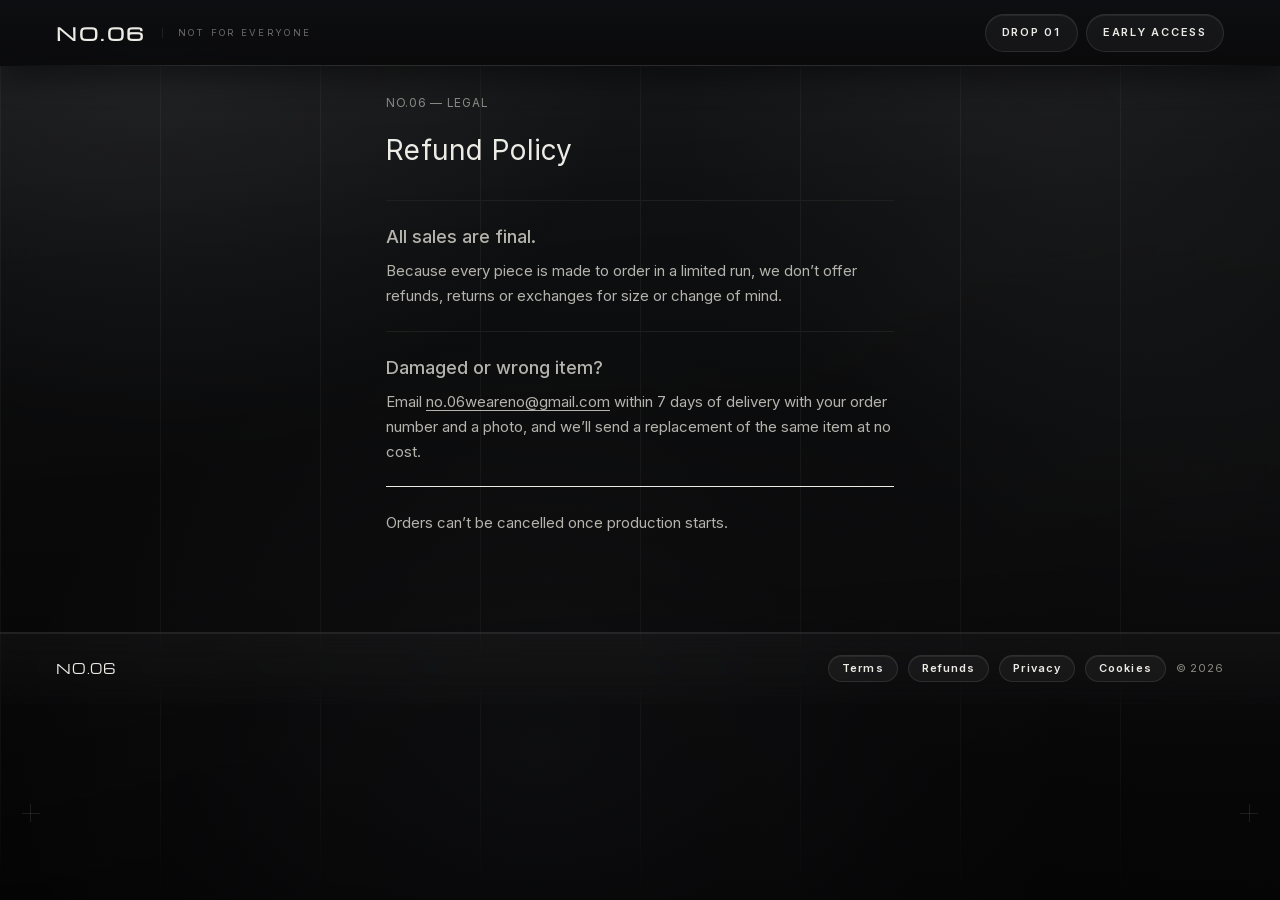
<file: refund-policy.html>
<!doctype html>
<html lang="en">
<head>
<meta charset="utf-8">
<meta name="viewport" content="width=device-width, initial-scale=1, viewport-fit=cover">
<title>Refund Policy — NO.06</title>
<meta name="description" content="NO.06 Refund Policy.">
<meta name="theme-color" content="#0A0A0A">
<link rel="icon" href="favicon.ico" sizes="any">
<link rel="icon" href="favicon-32x32.png" type="image/png" sizes="32x32">
<link rel="icon" href="favicon-16x16.png" type="image/png" sizes="16x16">
<link rel="apple-touch-icon" href="apple-touch-icon.png">
<link rel="stylesheet" href="styles.css?v=76">
<script src="boot.js"></script>
</head>
<body class="docpage">
<header class="bar" id="bar">
  <div class="bar__brand">
    <a class="bar__mark" href="index.html" aria-label="NO.06 home">NO.06</a>
    <span class="bar__motto">Not for everyone</span>
  </div>
  <nav class="bar__nav" aria-label="Main">
    <a href="index.html#collection">Drop 01</a>
    <a href="index.html#waitlist">Early Access</a>
  </nav>
</header>

<main class="doc">
  <p class="label dim">NO.06 &mdash; Legal</p>
  <h1 class="doc__h">Refund Policy</h1>

  <section>
    <p class="doc__big">All sales are final.</p>
    <p>Because every piece is made to order in a limited run, we don&rsquo;t offer refunds, returns or exchanges for size or change of mind.</p>
  </section>

  <section>
    <p class="doc__big">Damaged or wrong item?</p>
    <p>Email <a href="mailto:no.06weareno@gmail.com">no.06weareno@gmail.com</a> within 7 days of delivery with your order number and a photo, and we&rsquo;ll send a replacement of the same item at no cost.</p>
  </section>

  <section class="doc__final">
    <p>Orders can&rsquo;t be cancelled once production starts.</p>
  </section>
</main>

<footer class="foot">
  <span class="foot__mark">NO.06</span>
  <nav class="foot__links" aria-label="Legal"><a href="terms.html">Terms</a><a href="refund-policy.html">Refunds</a><a href="privacy-policy.html">Privacy</a><a href="cookie-policy.html">Cookies</a><span>© 2026</span></nav>
</footer>
</body>
</html>
</file>
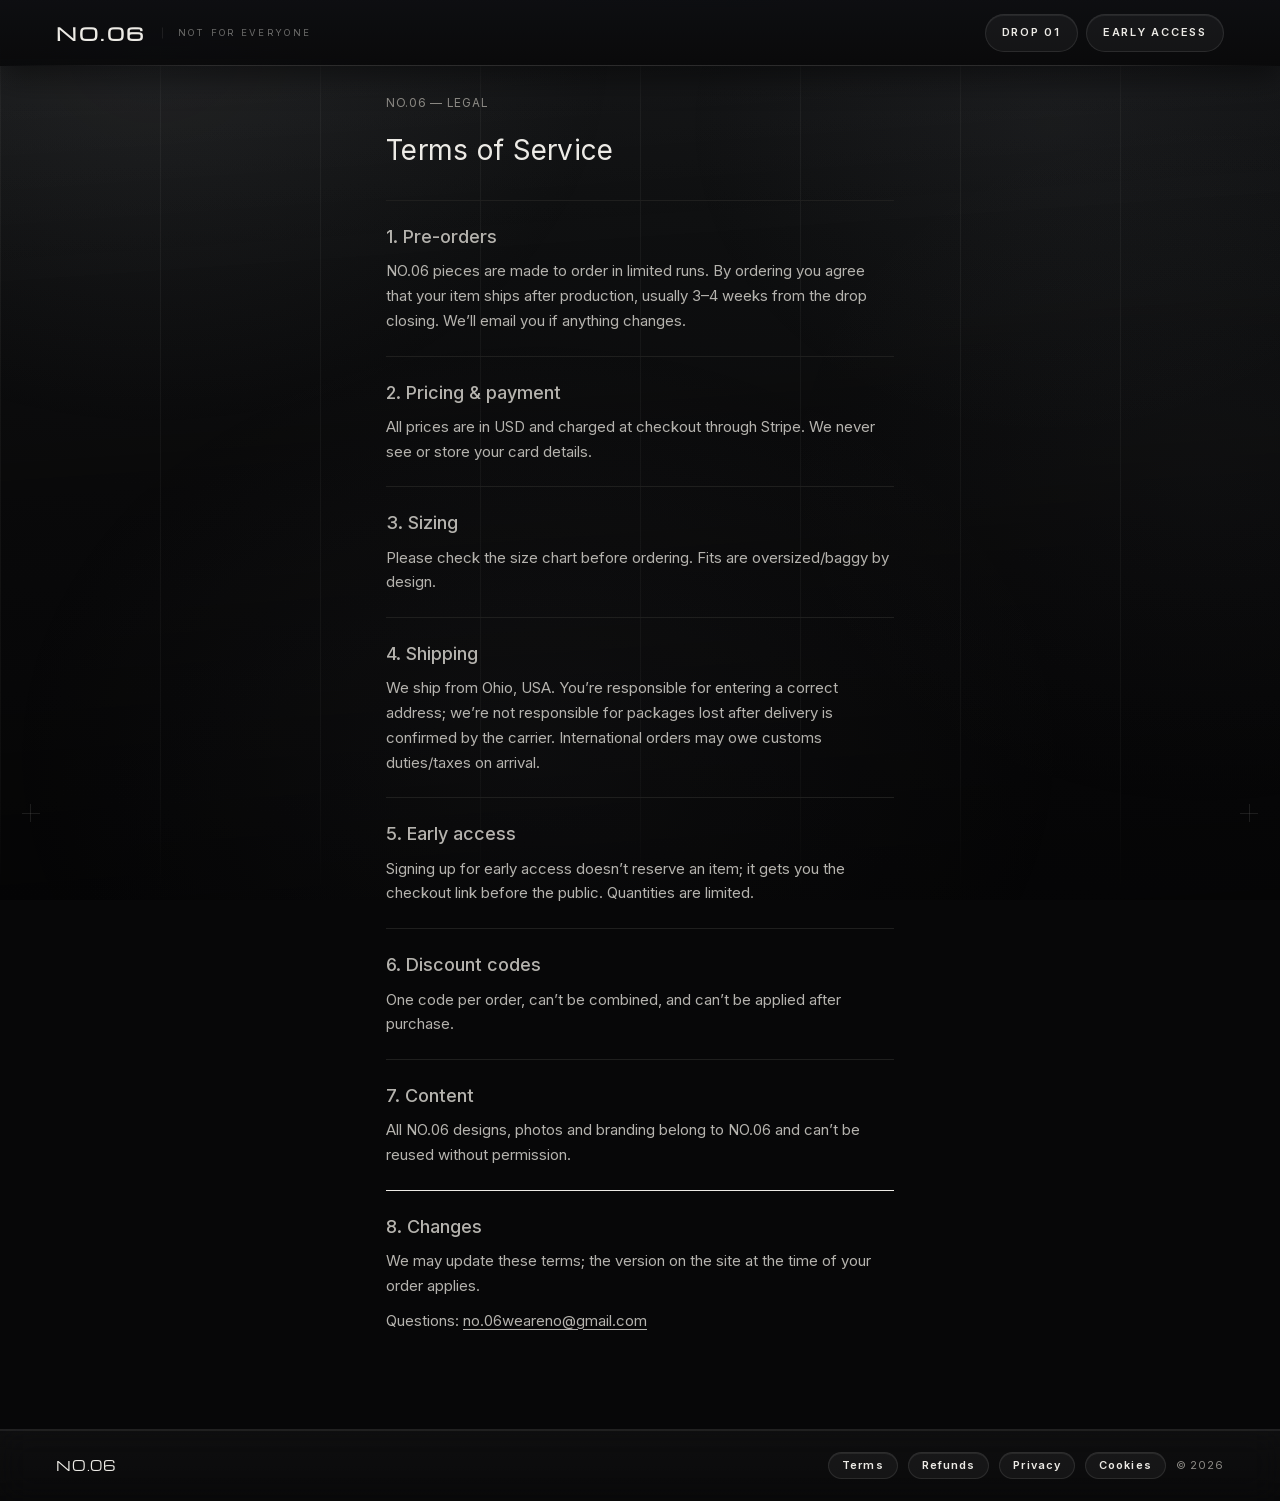
<file: terms.html>
<!doctype html>
<html lang="en">
<head>
<meta charset="utf-8">
<meta name="viewport" content="width=device-width, initial-scale=1, viewport-fit=cover">
<title>Terms of Service — NO.06</title>
<meta name="description" content="NO.06 Terms of Service.">
<meta name="theme-color" content="#0A0A0A">
<link rel="icon" href="favicon.ico" sizes="any">
<link rel="icon" href="favicon-32x32.png" type="image/png" sizes="32x32">
<link rel="icon" href="favicon-16x16.png" type="image/png" sizes="16x16">
<link rel="apple-touch-icon" href="apple-touch-icon.png">
<link rel="stylesheet" href="styles.css?v=76">
<script src="boot.js"></script>
</head>
<body class="docpage">
<header class="bar" id="bar">
  <div class="bar__brand">
    <a class="bar__mark" href="index.html" aria-label="NO.06 home">NO.06</a>
    <span class="bar__motto">Not for everyone</span>
  </div>
  <nav class="bar__nav" aria-label="Main">
    <a href="index.html#collection">Drop 01</a>
    <a href="index.html#waitlist">Early Access</a>
  </nav>
</header>

<main class="doc">
  <p class="label dim">NO.06 &mdash; Legal</p>
  <h1 class="doc__h">Terms of Service</h1>

  <section>
    <p class="doc__big">1. Pre-orders</p>
    <p>NO.06 pieces are made to order in limited runs. By ordering you agree that your item ships after production, usually 3&ndash;4 weeks from the drop closing. We&rsquo;ll email you if anything changes.</p>
  </section>

  <section>
    <p class="doc__big">2. Pricing &amp; payment</p>
    <p>All prices are in USD and charged at checkout through Stripe. We never see or store your card details.</p>
  </section>

  <section>
    <p class="doc__big">3. Sizing</p>
    <p>Please check the size chart before ordering. Fits are oversized/baggy by design.</p>
  </section>

  <section>
    <p class="doc__big">4. Shipping</p>
    <p>We ship from Ohio, USA. You&rsquo;re responsible for entering a correct address; we&rsquo;re not responsible for packages lost after delivery is confirmed by the carrier. International orders may owe customs duties/taxes on arrival.</p>
  </section>

  <section>
    <p class="doc__big">5. Early access</p>
    <p>Signing up for early access doesn&rsquo;t reserve an item; it gets you the checkout link before the public. Quantities are limited.</p>
  </section>

  <section>
    <p class="doc__big">6. Discount codes</p>
    <p>One code per order, can&rsquo;t be combined, and can&rsquo;t be applied after purchase.</p>
  </section>

  <section>
    <p class="doc__big">7. Content</p>
    <p>All NO.06 designs, photos and branding belong to NO.06 and can&rsquo;t be reused without permission.</p>
  </section>

  <section class="doc__final">
    <p class="doc__big">8. Changes</p>
    <p>We may update these terms; the version on the site at the time of your order applies.</p>
    <p>Questions: <a href="mailto:no.06weareno@gmail.com">no.06weareno@gmail.com</a></p>
  </section>
</main>

<footer class="foot">
  <span class="foot__mark">NO.06</span>
  <nav class="foot__links" aria-label="Legal"><a href="terms.html">Terms</a><a href="refund-policy.html">Refunds</a><a href="privacy-policy.html">Privacy</a><a href="cookie-policy.html">Cookies</a><span>© 2026</span></nav>
</footer>
</body>
</html>
</file>
<file: styles.css>
/* NO.06 — v15: drop 01, quiet, restrained */
@font-face{font-family:"Inter";src:url("fonts/inter-latin.woff2") format("woff2");font-weight:300 600;font-style:normal;font-display:swap}
@font-face{font-family:"Michroma";src:url("fonts/michroma.ttf") format("truetype");font-weight:400;font-style:normal;font-display:swap}
:root{
  --bg:#0A0A0A;--ink:#EDEBE6;--mute:#8C8A85;--soft:#5E5C58;--line:#1F1F1E;--tile:#141413;--stone:#111110;
  --edge:20px;--bar:68px;--gap:8px;
  --ease:cubic-bezier(.25,.1,.25,1);--slow:cubic-bezier(.22,.61,.36,1);
  --logo:"Michroma","Inter",ui-sans-serif,system-ui,sans-serif;
  --body:"Inter",ui-sans-serif,system-ui,-apple-system,"Segoe UI",Roboto,sans-serif;
}
@media (min-width:900px){:root{--edge:56px;--bar:88px;--gap:14px}}
*,*::before,*::after{box-sizing:border-box}
html{-webkit-text-size-adjust:100%;text-size-adjust:100%}
body{margin:0;background:radial-gradient(ellipse 128% 64% at 50% -10%,#1a1e25 0%,#101217 34%,#0A0A0A 66%,#000 100%);background-attachment:fixed;background-color:#000;color:var(--ink);font:400 14px/1.55 var(--body);-webkit-font-smoothing:antialiased;-moz-osx-font-smoothing:grayscale;overflow-x:hidden;overflow-x:clip}
img,video,svg{display:block;max-width:100%;height:auto}
a{color:inherit;text-decoration:none}
button,input{font:inherit;color:inherit}
button{background:none;border:0;padding:0;margin:0;cursor:pointer;-webkit-tap-highlight-color:transparent}
h1,h2,h3,p,ul,figure{margin:0;padding:0}
ul{list-style:none}
:focus-visible{outline:1px solid var(--ink);outline-offset:3px}
.sr,.hp{position:absolute!important;width:1px;height:1px;overflow:hidden;clip:rect(0 0 0 0);white-space:nowrap;border:0;padding:0;margin:-1px}
.skip{position:absolute;left:var(--edge);top:-60px;z-index:60;background:var(--ink);color:#0A0A0A;padding:10px 14px;font-size:12px}
.skip:focus{top:8px}

/* header */
.bar{position:sticky;top:0;z-index:50;height:var(--bar);display:flex;align-items:center;justify-content:space-between;gap:16px;padding:0 var(--edge);background:#0A0A0A;border-bottom:1px solid rgba(237,235,230,.1);box-shadow:0 1px 28px rgba(0,0,0,.4)}
.bar__brand{display:flex;align-items:baseline;gap:12px;min-width:0}
.bar__mark{font:600 19px/1 var(--logo);letter-spacing:.07em;padding:8px 0}
.bar__motto{display:none;font-size:10px;letter-spacing:.14em;text-transform:uppercase;opacity:.5;white-space:nowrap}
@media (min-width:640px){.bar__motto{display:inline}}
.bar__nav{display:flex;gap:22px}
.bar__nav a{font-size:13px;letter-spacing:.08em;text-transform:uppercase;padding:10px 0;color:var(--ink);opacity:.8;font-weight:500;transition:opacity .2s}
.bar__nav a:hover,.bar__nav a[aria-current]{opacity:1}
@media (min-width:900px){.bar__mark{font-size:24px}.bar__nav{gap:36px}.bar__nav a{font-size:13px}}

/* hero */
.hero{position:relative;height:calc(100svh - var(--bar));min-height:480px;max-height:820px;overflow:hidden;background:transparent}
.hero__media{position:absolute;inset:0;display:flex}
.hero__img{width:100%;height:100%;object-fit:cover;object-position:50% 40%}
.hero__img--b{display:none}
.hero::after{content:"";position:absolute;left:0;right:0;bottom:0;height:45%;background:linear-gradient(to top,rgba(0,0,0,.38),rgba(0,0,0,0));pointer-events:none}
.hero__title{position:absolute;left:var(--edge);right:var(--edge);bottom:calc(28px + env(safe-area-inset-bottom,0px));z-index:1;color:#fff}
.logo{font:400 22px/1 var(--logo);letter-spacing:.06em}
.hero__sub{margin-top:10px;font-size:13px;letter-spacing:.02em;opacity:.9}
.hero__link{display:inline-block;margin-top:18px;font-size:12px;letter-spacing:.06em;text-transform:uppercase;padding-bottom:3px;border-bottom:1px solid rgba(255,255,255,.8)}
@media (min-width:900px){
  .hero{height:calc(100vh - var(--bar));max-height:none}
  .hero__img{width:50%}
  .hero__img--b{display:block}
  .hero__title{bottom:44px}
  .logo{font-size:28px}
}

/* section heads */
.sec__head{display:flex;align-items:baseline;justify-content:space-between;gap:16px;padding:0 var(--edge);margin-bottom:20px}
.sec__h{font-size:12px;font-weight:500;letter-spacing:.08em;text-transform:uppercase}
.sec__meta{font-size:12px;color:var(--mute)}

/* collection */
.col{padding:48px 0 0}
.groups{display:grid;grid-template-columns:repeat(2,minmax(0,1fr));gap:40px var(--gap);padding:0 var(--edge);align-items:start}
.grp-block{grid-column:span var(--n,1);display:grid;grid-template-columns:repeat(var(--n,1),minmax(0,1fr));gap:0 var(--gap);align-items:start}
.grp-block>.grid{display:contents}
.grp-block>.grp{grid-column:1/-1}
.grid{display:grid;grid-template-columns:repeat(2,minmax(0,1fr));gap:36px var(--gap);align-items:start}
.grp{display:flex;align-items:center;gap:16px;padding:0 var(--edge);margin:0 0 18px}
.grp::after{content:"";flex:1;height:1px;background:var(--line)}
.grp__h{font:400 10.5px/1 var(--body);letter-spacing:.26em;text-transform:uppercase;color:var(--mute);margin:0;white-space:nowrap}

@media (min-width:900px){.col{padding:88px 0 0}.groups{grid-template-columns:repeat(4,minmax(0,1fr));gap:64px var(--gap)}.grp{margin-bottom:26px}}

.pc{min-width:0}
.pc__media{position:relative;aspect-ratio:3/4;overflow:hidden;background:var(--tile);cursor:pointer;-webkit-tap-highlight-color:transparent;transition:opacity .3s var(--ease)}
.pc__media[data-mode="b"]{background:#fff}
.pc__media.is-swapping{opacity:.55}
.pc__img{position:absolute;inset:0;width:100%;height:100%;object-fit:cover;object-position:50% 0;opacity:0;transition:opacity .4s var(--ease)}
.pc__media[data-mode="f"] .pc__img--f.has,.pc__media[data-mode="b"] .pc__img--b.has,.pc__media[data-mode="r"] .pc__img--r.has{opacity:1}
.pc__vid{position:absolute;inset:0;width:100%;height:100%;object-fit:cover;opacity:0;pointer-events:none}
.pc__media[data-mode="s"] .pc__vid.is-ready{opacity:1}
.pc__spin{position:absolute;inset:0;opacity:0;visibility:hidden;touch-action:pan-y;user-select:none;-webkit-user-select:none;cursor:grab;background:var(--tile)}
.pc__spin:active{cursor:grabbing}
.pc__spin img{width:100%;height:100%;object-fit:cover;object-position:50% 0;pointer-events:none}
.pc__media[data-mode="s"] .pc__spin{opacity:1;visibility:visible;transition:opacity .3s var(--ease)}
.pc__spin.is-loading img{opacity:.6}
.pc__hint{position:absolute;left:50%;bottom:10px;transform:translateX(-50%);display:flex;align-items:center;gap:8px;font-size:10px;letter-spacing:.08em;color:var(--mute);background:rgba(10,10,10,.8);padding:5px 9px;white-space:nowrap;transition:opacity .4s}
.pc__hint i{font-style:normal}
.pc__spin.is-touched .pc__hint{opacity:0}

.pc__info{padding-top:12px;display:flex;flex-direction:column;gap:8px}
.pc__row{display:flex;justify-content:space-between;align-items:baseline;gap:8px}
.pc__name{font-size:13px;font-weight:400;line-height:1.35;letter-spacing:.01em}
.pc__no{display:none}
.pc__price{font-size:13px;color:var(--ink);white-space:nowrap}
.pc__color{font-size:12px;color:var(--mute);line-height:1.4}
.pc__sub{color:var(--soft)}
.pc__row--sw{flex-wrap:wrap;align-items:center;row-gap:2px}
.pc__row--sw .pc__color{flex:1 0 100%}
.pc__sw{display:flex;align-items:center;gap:2px;flex-wrap:wrap;margin-left:-6px}
.sw{position:relative;width:26px;height:26px;display:grid;place-items:center}
.sw::before{content:"";width:12px;height:12px;border-radius:50%;background:var(--c);box-shadow:inset 0 0 0 1px rgba(255,255,255,.18)}
.sw::after{content:"";position:absolute;inset:4px;border-radius:50%;box-shadow:0 0 0 1px var(--ink);opacity:0;transition:opacity .2s}
.sw[aria-checked="true"]::after{opacity:1}
.sw--txt{width:auto;height:auto;display:inline-block;padding:4px 0;font-size:12px;color:var(--soft);transition:color .2s}
.sw--txt::before{display:none}
.sw--txt::after{inset:auto 0 1px 0;height:1px;border-radius:0;box-shadow:none;background:var(--ink)}
.pc__bn .sw--txt{display:inline-flex;align-items:center;gap:7px}
.sw__th{width:22px;height:22px;object-fit:cover;object-position:50% 35%;border-radius:2px;background:#141413;opacity:.85;transition:opacity .2s}
.pc__bn .sw--txt[aria-pressed="true"] .sw__th,.pc__bn .sw--txt[aria-checked="true"] .sw__th{opacity:1}
.sw--txt[aria-checked="true"]{color:var(--ink)}
.pc__sw--txt{gap:4px 14px;margin-left:0}
.pc__opts{display:flex;flex-direction:column;gap:2px}
.pc__opt{display:flex;align-items:baseline;gap:10px;flex-wrap:wrap}
.pc__optl{font-size:12px;color:var(--mute);min-width:44px}
.pc__row--ctl{align-items:center;flex-wrap:wrap;row-gap:0}
.pc__views{display:flex;gap:14px}
.pc__view{padding:4px 0;font-size:12px;color:var(--soft);position:relative;transition:color .2s}
.pc__view::after{content:"";position:absolute;left:0;right:0;bottom:1px;height:1px;background:var(--ink);opacity:0;transition:opacity .2s}
.pc__view.is-on{color:var(--ink)}
.pc__view.is-on::after{opacity:1}
.pc__view[hidden]{display:none}
.pc__size{font-size:11px;color:var(--soft);letter-spacing:.04em}
@media (max-width:899px){.pc__size{display:none}}

/* waitlist */
.wl{background:var(--stone);border-top:1px solid var(--line);padding:0 var(--edge) 28px;margin-top:-20px}
.wl__inner{max-width:460px;margin:0 auto;text-align:center}
.wl__h{font-size:12px;font-weight:500;letter-spacing:.08em;text-transform:uppercase}
.wl__lede{margin-top:12px;font-size:15px;color:var(--ink)}
.wl__form{margin-top:28px;display:flex;border-bottom:1px solid var(--ink)}
.wl__form input{flex:1;min-width:0;border:0;background:transparent;padding:14px 0;font-size:16px;outline:none;border-radius:0}
.wl__form input::placeholder{color:var(--soft)}
.wl__form button{padding:14px 0 14px 18px;font-size:12px;letter-spacing:.08em;text-transform:uppercase}
.wl__form button:disabled{opacity:.4}
.wl__msg{min-height:20px;margin-top:14px;font-size:13px}
.wl__msg.err{color:#A3341F}
.wl__consent{margin-top:6px;font-size:11px;color:var(--mute)}
.wl__consent a{text-decoration:underline;text-underline-offset:2px}
.vrow{display:none}
@media (min-width:900px){.wl{padding:112px var(--edge) 120px}}

/* footer */
.foot{display:flex;flex-wrap:wrap;align-items:center;justify-content:space-between;gap:16px;padding:28px var(--edge) calc(28px + env(safe-area-inset-bottom,0px));border-top:1px solid var(--line);font-size:12px;color:var(--mute)}
.foot__mark,.foot .label:first-child{font:400 13px/1 var(--logo);letter-spacing:.06em;color:var(--ink)}
.foot__links{display:flex;flex-wrap:wrap;gap:18px}
.foot__links a:hover{color:var(--ink)}

/* motion: a quiet fade, nothing else */
html.js .reveal{opacity:0;transition:opacity .7s var(--ease)}
html.js .reveal.in{opacity:1}
html.rm .reveal{opacity:1!important;transition:none!important}
@media (hover:hover){.bar__nav a:hover{opacity:1}}

/* legal pages */
.docpage .bar__mark{font-family:var(--logo)}
.doc{max-width:620px;margin:0 auto;padding:64px var(--edge) 96px;display:flex;flex-direction:column;gap:10px}
.label{font-size:12px;font-weight:500;letter-spacing:.06em;text-transform:uppercase}
.dim{color:var(--mute);font-weight:400}
.doc__h{font-size:28px;font-weight:400;letter-spacing:.01em;margin:6px 0}
.doc section{padding-top:24px;margin-top:12px;border-top:1px solid var(--line);display:flex;flex-direction:column;gap:10px}
.doc__final{border-top:1px solid var(--ink)!important}
.doc .doc__big{font-size:18px;font-weight:500;line-height:1.35}
.doc section p{font-size:15px;line-height:1.65;color:#B5B3AE}
.doc a{text-decoration:underline;text-underline-offset:3px}
.docpage .foot__links{gap:10px}

/* ===== v15 layer: drop 01, restraint ===== */
.bar{background:#0A0A0A}
html.scrolled .bar{border-bottom-color:var(--line)}
.bar__nav a{font-size:10.5px;letter-spacing:.2em;opacity:.6}
.bar__mark{letter-spacing:.08em}

.hero::after{height:55%;background:linear-gradient(to top,rgba(0,0,0,.55),rgba(0,0,0,0))}
.hero__eyebrow{font-size:10px;letter-spacing:.32em;text-transform:uppercase;opacity:.72;margin-bottom:16px}
.logo{letter-spacing:.08em}
.hero__sub{margin-top:12px;font-size:12px;letter-spacing:.06em;opacity:.7}
.hero__link{margin-top:26px;font-size:10.5px;letter-spacing:.24em;border-bottom-color:rgba(255,255,255,.45);transition:border-color .5s var(--slow)}
.hero__link:hover{border-bottom-color:#fff}
html.js .hero__img{opacity:0;transition:opacity 1.8s var(--slow)}
html.js.loaded .hero__img{opacity:1}
html.js .hero__title>*{opacity:0;transition:opacity 1.4s var(--slow)}
html.js.loaded .hero__title>*{opacity:1}
html.js.loaded .hero__title>:nth-child(2){transition-delay:.25s}
html.js.loaded .hero__title>:nth-child(3){transition-delay:.45s}
html.js.loaded .hero__title>:nth-child(4){transition-delay:.65s}

.sec__head{margin-bottom:32px;flex-wrap:wrap;row-gap:6px}
.sec__h{font-size:10.5px;font-weight:400;letter-spacing:.26em}
.sec__dash{color:var(--soft)}
.sec__meta{font-size:10.5px;letter-spacing:.18em;text-transform:uppercase;color:var(--soft)}
.col{padding:80px 0 0}
.groups{row-gap:56px}
@media (min-width:900px){.col{padding:136px 0 0}.sec__head{margin-bottom:48px}.groups{row-gap:96px}}
@media (min-width:1600px){.grid,.sec__head{max-width:1600px;margin-left:auto;margin-right:auto}}

.pc{display:flex;flex-direction:column}
.pc__media,.pc__media[data-mode="b"],.pc__spin{background:#0A0A0A}
.pc__media.is-swapping{opacity:.35}
.pc__media{transition:opacity .6s var(--slow)}
.pc__img{transition:opacity .9s var(--slow)}
.pc__info{flex:1;padding-top:16px;gap:6px}
.pc__name{font-size:11px;font-weight:400;letter-spacing:.14em;text-transform:uppercase}
.pc__price{font-size:11px;letter-spacing:.08em;color:var(--mute)}
.pc__row--meta{font-size:11px;color:var(--mute);letter-spacing:.02em}
.pc__row--meta .pc__cname{min-width:0;overflow:hidden;text-overflow:ellipsis;white-space:nowrap}
.pc__size{font-size:10px;letter-spacing:.12em;color:var(--soft);white-space:nowrap}
@media (max-width:899px){.pc__size{display:inline}}
.pc__sw{margin-left:-7px}
.sw::before{width:10px;height:10px}
.sw::after{inset:5px}
.sw--txt{font-size:10.5px;letter-spacing:.08em;padding:4px 9px;border:1px solid #2A2A28;color:var(--mute);transition:color .4s var(--slow),border-color .4s var(--slow)}
.sw--txt::after{display:none}
.sw--txt[aria-checked="true"]{border-color:var(--ink)}
.sw--txt[aria-pressed="true"]{color:var(--ink);border-color:var(--ink)}
.pc__opt,.pc__optl{font-size:10.5px}
.pc__optl{letter-spacing:.06em;color:var(--soft);min-width:0}
.pc__opt{gap:10px;align-items:center}
.pc__sw--txt{gap:6px;margin-left:0}
.pc__opts{row-gap:6px}
.pc__opts{gap:6px}
.pc__row--ctl{margin-top:auto;padding-top:6px}
.pc__views{gap:16px}
.pc__view{font-size:10px;letter-spacing:.16em;text-transform:uppercase}
@media (max-width:899px){.pc__opt{gap:8px}.pc__sw--txt{gap:6px}.pc__views{gap:12px}.pc__view{letter-spacing:.12em}}

.wl{background:transparent;border-top:1px solid var(--line);padding:0 var(--edge) 30px;margin-top:-26px}
.wl__h{font-size:10.5px;font-weight:400;letter-spacing:.3em}
.wl__lede{margin-top:12px;font-size:14px;letter-spacing:.01em;color:var(--mute)}
.wl__form{margin-top:26px;border-bottom-color:var(--soft);transition:border-color .5s var(--slow)}
.wl__form:focus-within{border-bottom-color:var(--ink)}
.wl__form button{font-size:10.5px;letter-spacing:.22em;white-space:nowrap}
.wl__consent{margin-top:10px;font-size:10.5px;color:var(--soft)}
@media (min-width:900px){.wl{padding:168px var(--edge) 176px}}

.foot{font-size:10.5px;letter-spacing:.1em;color:var(--soft);border-top-color:var(--line)}
.foot__links{gap:22px}
.foot__links a{font-size:12.5px;letter-spacing:.08em}

html.js .reveal{opacity:0;transition:opacity 1.4s var(--slow)}
html.js .reveal.in{opacity:1}
.grid>.reveal:nth-child(4n+2){transition-delay:.12s}
.grid>.reveal:nth-child(4n+3){transition-delay:.24s}
.grid>.reveal:nth-child(4n+4){transition-delay:.36s}
@media (max-width:899px){.grid>.reveal:nth-child(4n+3){transition-delay:0s}.grid>.reveal:nth-child(4n+4){transition-delay:.12s}}
html.rm .hero__img,html.rm .hero__title>*{opacity:1!important;transition:none!important}

/* ===== glass layer ===== */
:root{
  --glass:rgba(255,255,255,.045);
  --glass-hi:rgba(255,255,255,.075);
  --glass-line:rgba(237,235,230,.11);
  --glass-line-hi:rgba(237,235,230,.26);
  --glass-blur:blur(16px) saturate(1.25);
  --glass-sheen:inset 0 1px 0 rgba(255,255,255,.07);
  --r:14px;
}

/* ambient light for the glass to pick up */
body::before{
  content:"";position:fixed;inset:0;z-index:-1;pointer-events:none;
  background:
    radial-gradient(46vw 40vw at 14% 8%,  rgba(116,146,204,.17), transparent 68%),
    radial-gradient(38vw 32vw at 78% 16%, rgba(138,124,176,.11), transparent 70%),
    radial-gradient(42vw 36vw at 92% 46%, rgba(164,140,116,.10), transparent 72%),
    radial-gradient(56vw 46vw at 44% 82%, rgba(94,120,164,.13), transparent 70%),
    radial-gradient(40vw 34vw at 8%  68%, rgba(120,132,160,.08), transparent 72%);
}
/* a faint frosted sheen over the mesh so the whole page reads as glass */
body::after{
  content:"";position:fixed;inset:0;z-index:-1;pointer-events:none;
  background:linear-gradient(176deg, rgba(255,255,255,.045) 0%, rgba(255,255,255,0) 26%, rgba(0,0,0,.14) 62%, rgba(0,0,0,.3) 100%);
}

/* top bar */
.bar{
  background:linear-gradient(180deg, rgba(18,19,22,.72), rgba(10,10,10,.58));
  -webkit-backdrop-filter:var(--glass-blur);backdrop-filter:var(--glass-blur);
  border-bottom:1px solid var(--glass-line);
  box-shadow:0 10px 34px rgba(0,0,0,.42);
}

/* product cards become frosted tiles */
.pc{
  padding:10px 10px 14px;border-radius:var(--r);
  background:var(--glass);border:1px solid var(--glass-line);
  -webkit-backdrop-filter:var(--glass-blur);backdrop-filter:var(--glass-blur);
  box-shadow:var(--glass-sheen), 0 10px 30px rgba(0,0,0,.3);
  transition:background .45s var(--slow), border-color .45s var(--slow), transform .45s var(--slow);
}
@media (hover:hover){.pc:hover{background:var(--glass-hi);border-color:var(--glass-line-hi);transform:translateY(-2px)}}
.pc__media,.pc__media[data-mode="b"],.pc__media[data-mode="r"]{
  border-radius:calc(var(--r) - 5px);
  background:rgba(255,255,255,.03);
  box-shadow:inset 0 0 0 1px rgba(237,235,230,.055);
}
.pc__info{padding:12px 4px 0}

/* chips: colourways, beanie add-ons, view toggles */
.sw--txt{
  border-radius:999px;padding:5px 11px;
  background:var(--glass);border:1px solid var(--glass-line);
  -webkit-backdrop-filter:blur(10px);backdrop-filter:blur(10px);
  box-shadow:var(--glass-sheen);
  transition:background .3s var(--ease),border-color .3s var(--ease),color .3s var(--ease);
}
.sw--txt[aria-checked="true"],.sw--txt[aria-pressed="true"]{
  background:var(--glass-hi);border-color:var(--glass-line-hi);color:var(--ink);
}
.sw__th{border-radius:999px}
.pc__views{gap:8px}
.pc__view{
  padding:5px 12px;border-radius:999px;
  background:var(--glass);border:1px solid transparent;
  -webkit-backdrop-filter:blur(10px);backdrop-filter:blur(10px);
  transition:background .3s var(--ease),border-color .3s var(--ease),color .3s var(--ease);
}
.pc__view::after{display:none}
.pc__view.is-on{background:var(--glass-hi);border-color:var(--glass-line-hi);color:var(--ink)}

/* group label as a glass chip */
.grp__h{
  padding:5px 12px;border-radius:999px;
  background:var(--glass);border:1px solid var(--glass-line);
  -webkit-backdrop-filter:blur(10px);backdrop-filter:blur(10px);
  box-shadow:var(--glass-sheen);color:var(--ink)
}
.grp::after{background:linear-gradient(90deg,var(--glass-line),transparent)}

/* hero caption panel */
.hero__title{
  left:var(--edge);right:auto;max-width:min(92vw,420px);
  padding:22px 24px 24px;border-radius:var(--r);
  background:linear-gradient(180deg, rgba(255,255,255,.07), rgba(255,255,255,.035));
  border:1px solid var(--glass-line);
  -webkit-backdrop-filter:var(--glass-blur);backdrop-filter:var(--glass-blur);
  box-shadow:var(--glass-sheen), 0 16px 44px rgba(0,0,0,.4);
}
.hero__link{
  display:inline-block;margin-top:18px;padding:8px 18px;border-radius:999px;
  border:1px solid var(--glass-line-hi);background:var(--glass);
  -webkit-backdrop-filter:blur(10px);backdrop-filter:blur(10px);
  transition:background .3s var(--ease)}
@media (hover:hover){.hero__link:hover{background:var(--glass-hi)}}

/* waitlist panel */
.wl__inner{
  padding:34px 28px 32px;border-radius:var(--r);
  background:var(--glass);border:1px solid var(--glass-line);
  -webkit-backdrop-filter:var(--glass-blur);backdrop-filter:var(--glass-blur);
  box-shadow:var(--glass-sheen), 0 16px 44px rgba(0,0,0,.34);
}
.wl__form{
  border-bottom:0;border:1px solid var(--glass-line);border-radius:999px;
  padding:3px 4px 3px 16px;background:rgba(255,255,255,.03);
}
.wl__form input{padding:12px 0}
.wl__form button{border-radius:999px;padding:10px 18px;background:var(--glass-hi);border:1px solid var(--glass-line-hi)}

@media (max-width:899px){
  .pc{padding:8px 8px 12px}
  .hero__title{right:var(--edge);max-width:none}
}

.pc__row--sw[hidden]{display:none}

/* final band tiles on its own column count so no row is left short */
@media (min-width:900px){.groups--three{grid-template-columns:repeat(3,minmax(0,1fr))}}
@media (max-width:899px){.groups--three>.grp-block:last-child{grid-column:span 2}}
.groups+.groups{margin-top:56px}
@media (min-width:900px){.groups+.groups{margin-top:88px}}

/* ===== listing refinement ===== */
@media (min-width:900px){
  .groups,.groups--three{max-width:1180px;margin-left:auto;margin-right:auto;column-gap:30px;row-gap:84px}
  .groups+.groups{margin-top:104px}
}
.pc{padding:7px 7px 11px;border-radius:12px;background:linear-gradient(168deg,rgba(236,238,243,.105) 0%,rgba(226,230,238,.055) 42%,rgba(255,255,255,.022) 100%);border-color:rgba(237,235,230,.1);box-shadow:inset 0 1px 0 rgba(255,255,255,.06),0 6px 22px rgba(0,0,0,.26)}
.pc__media,.pc__media[data-mode="b"],.pc__media[data-mode="r"]{border-radius:8px;box-shadow:none;background:linear-gradient(168deg,rgba(226,230,238,.055),rgba(255,255,255,.012));overflow:hidden}
.pc__img{transition:opacity .45s var(--ease),transform 1.1s var(--slow)}
@media (hover:hover){
  .pc:hover{transform:translateY(-3px);border-color:rgba(237,235,230,.22);background:linear-gradient(168deg,rgba(236,238,243,.15) 0%,rgba(226,230,238,.08) 42%,rgba(255,255,255,.03) 100%)}
  .pc:hover .pc__img.has{transform:scale(1.035)}
}
.pc__idx{position:absolute;top:9px;left:11px;z-index:2;font-size:9px;letter-spacing:.2em;color:var(--soft);pointer-events:none}

.pc__info{padding:11px 3px 0;gap:5px}
.pc__name,.pc__nm{font-size:10.5px;font-weight:400;letter-spacing:.15em;text-transform:uppercase}
.pc__price{font-size:10.5px;letter-spacing:.06em;color:var(--mute);font-variant-numeric:tabular-nums}
.pc__row--meta{margin-top:-1px}
.pc__cname,.pc__size{font-size:9.5px;letter-spacing:.11em;text-transform:uppercase;color:var(--soft)}

.pc__views{gap:6px;margin-top:3px}
.pc__view{padding:4px 10px;font-size:9px;letter-spacing:.16em;color:var(--soft);background:transparent;border:1px solid rgba(237,235,230,.1);backdrop-filter:none;-webkit-backdrop-filter:none}
.pc__view.is-on{background:rgba(255,255,255,.07);border-color:rgba(237,235,230,.24);color:var(--ink)}
@media (hover:hover){.pc__view:hover{color:var(--ink);border-color:rgba(237,235,230,.2)}}

.grp__h{font-size:9.5px;letter-spacing:.22em;padding:4px 11px}
@media (max-width:899px){.pc{padding:6px 6px 10px}.pc__idx{top:8px;left:9px}}

@media (max-width:899px){.groups,.groups--three{column-gap:16px;row-gap:56px}.groups+.groups{margin-top:64px}}

/* hero row: four pieces, slightly larger than the lower band */
@media (min-width:900px){.groups:not(.groups--three){max-width:1280px}}

/* ===== glass layer II ===== */
/* section heading reads as a frosted tab, matching the group chips */
.sec__h{
  display:inline-block;padding:6px 14px;border-radius:999px;
  background:var(--glass);border:1px solid var(--glass-line);
  -webkit-backdrop-filter:blur(10px);backdrop-filter:blur(10px);
  box-shadow:var(--glass-sheen);color:var(--ink)
}
.sec__head{align-items:center}
.sec__head::after{content:"";flex:1;height:1px;background:linear-gradient(90deg,var(--glass-line),transparent)}

/* nav items pick up glass on hover / current */
.bar__nav a{padding:7px 13px;border-radius:999px;border:1px solid transparent;transition:background .3s var(--ease),border-color .3s var(--ease),opacity .3s var(--ease)}
@media (hover:hover){.bar__nav a:hover{background:var(--glass);border-color:var(--glass-line);opacity:1}}
.bar__nav a[aria-current]{background:var(--glass-hi);border-color:var(--glass-line-hi)}

/* product tile: rim light along the top edge + a soft specular sweep */
.pc{position:relative;overflow:hidden}
.pc::before{
  content:"";position:absolute;top:0;left:12%;right:12%;height:1px;z-index:3;pointer-events:none;
  background:linear-gradient(90deg,transparent,rgba(255,255,255,.34),transparent);
}
.pc::after{
  content:"";position:absolute;inset:-40% -60% auto auto;width:150%;height:150%;z-index:0;pointer-events:none;
  background:linear-gradient(203deg,rgba(255,255,255,.07) 0%,rgba(255,255,255,.02) 26%,transparent 46%);
  transform:translate3d(0,0,0);
}
.pc__media,.pc__info{position:relative;z-index:1}

/* hero: frosted scrim at the foot of the image so the panel sits on glass */
.hero__media::after{
  content:"";position:absolute;left:0;right:0;bottom:0;height:46%;z-index:1;pointer-events:none;
  background:linear-gradient(to top,rgba(10,10,12,.72),rgba(10,10,12,.22) 46%,transparent);
  -webkit-backdrop-filter:blur(2px);backdrop-filter:blur(2px);
}
.hero__title{z-index:2}

/* waitlist input gets a focus state in the same material */
.wl__form:focus-within{border-color:var(--glass-line-hi);background:rgba(255,255,255,.06)}
.wl__form button{transition:background .3s var(--ease),border-color .3s var(--ease)}
@media (hover:hover){.wl__form button:hover{background:rgba(255,255,255,.12);border-color:var(--glass-line-hi)}}

/* footer on frosted glass rather than a hard rule */
.foot{
  border-top:1px solid var(--glass-line);
  background:linear-gradient(180deg,rgba(255,255,255,.035),rgba(255,255,255,.012));
  -webkit-backdrop-filter:var(--glass-blur);backdrop-filter:var(--glass-blur);
  box-shadow:var(--glass-sheen);
}
.foot__links a{padding:5px 10px;border-radius:999px;border:1px solid transparent;transition:background .3s var(--ease),border-color .3s var(--ease),color .3s var(--ease)}
@media (hover:hover){.foot__links a:hover{background:var(--glass);border-color:var(--glass-line);color:var(--ink)}}

/* the band divider becomes a light seam instead of nothing */
.groups+.groups{position:relative}
.groups+.groups::before{
  content:"";position:absolute;top:-52px;left:0;right:0;height:1px;
  background:linear-gradient(90deg,transparent,var(--glass-line) 18%,var(--glass-line) 82%,transparent);
}

/* the hero should dissolve into the page, not stop at a hard edge */
.hero__media{
  -webkit-mask-image:linear-gradient(to bottom,#000 0%,#000 48%,rgba(0,0,0,.45) 72%,rgba(0,0,0,0) 88%,rgba(0,0,0,0) 100%);
          mask-image:linear-gradient(to bottom,#000 0%,#000 48%,rgba(0,0,0,.45) 72%,rgba(0,0,0,0) 88%,rgba(0,0,0,0) 100%);
}
/* legacy bottom darkening ended on the same hard line - fade it out instead */
.hero::after{
  height:54%;
  background:linear-gradient(to top,rgba(0,0,0,0) 0%,rgba(0,0,0,0) 16%,rgba(0,0,0,.3) 40%,rgba(0,0,0,.18) 66%,rgba(0,0,0,0) 100%);
}
/* and let the scrim behind the caption fade with it */
.hero__media::after{
  height:46%;
  background:linear-gradient(to top,rgba(10,10,12,0) 0%,rgba(10,10,12,0) 12%,rgba(10,10,12,.58) 34%,rgba(10,10,12,.26) 64%,transparent 100%);
}

/* pull the collection up toward the hero - sizes unchanged */
.col{padding-top:28px}
.sec__head{margin-bottom:18px}
.grp{margin-bottom:16px}
@media (min-width:900px){
  .col{padding-top:36px}
  .sec__head{margin-bottom:22px}
  .grp{margin-bottom:18px}
}

/* tighter still: lift the collection into the hero's faded tail */
.col{padding-top:8px;margin-top:-18px}
.sec__head{margin-bottom:14px}
.grp{margin-bottom:13px}
@media (min-width:900px){
  .col{padding-top:10px;margin-top:-20px}
  .sec__head{margin-bottom:16px}
  .grp{margin-bottom:14px}
}

/* swatches are back - keep them tidy in the smaller card */
.pc__row--sw{margin-top:1px}
.pc__sw{display:flex;flex-wrap:wrap;gap:2px}
.sw{width:22px;height:22px}
.sw::before{width:11px;height:11px}
.sw::after{inset:3px}

/* ===== top bar v2: tighter, quieter, more considered ===== */
:root{--bar:56px}
@media (min-width:900px){:root{--bar:66px}}

.bar{
  gap:14px;
  background:linear-gradient(180deg, rgba(20,21,25,.62) 0%, rgba(14,15,18,.3) 58%, rgba(10,10,10,0) 100%);
  -webkit-backdrop-filter:blur(18px) saturate(1.3);backdrop-filter:blur(18px) saturate(1.3);
  border-bottom:0;
  box-shadow:none;
  transition:background .5s var(--slow), box-shadow .5s var(--slow);
}
/* hairline that fades out at both ends instead of a hard edge-to-edge rule */
.bar::after{
  content:"";position:absolute;left:0;right:0;bottom:0;height:1px;pointer-events:none;
  background:linear-gradient(90deg,transparent,rgba(237,235,230,.15) 16%,rgba(237,235,230,.15) 84%,transparent);
  opacity:.42;transition:opacity .5s var(--slow);
}
html.scrolled .bar{
  background:linear-gradient(180deg, rgba(17,18,22,.95), rgba(10,10,11,.88));
  box-shadow:0 12px 30px rgba(0,0,0,.45);
}
html.scrolled .bar::after{opacity:1}

/* brand: smaller mark, motto set off by a hairline rule */
.bar__brand{align-items:center;gap:0}
.bar__mark{font-size:15px;letter-spacing:.14em;padding:6px 0;transition:opacity .3s var(--ease)}
.bar__mark:hover{opacity:.78}
.bar__motto{
  position:relative;margin-left:13px;padding-left:13px;
  font-size:9px;letter-spacing:.24em;opacity:.42;
}
.bar__motto::before{
  content:"";position:absolute;left:0;top:50%;transform:translateY(-50%);
  width:1px;height:11px;background:rgba(237,235,230,.2);
}
@media (min-width:560px){.bar__motto{display:inline-block}}
@media (min-width:900px){
  .bar__mark{font-size:18px}
  .bar__motto{font-size:9.5px;margin-left:16px;padding-left:16px}
}

/* nav: smaller type, tighter pills */
.bar__nav{gap:4px}
.bar__nav a{font-size:9.5px;letter-spacing:.22em;padding:7px 12px;opacity:.55}
.bar__nav a:hover,.bar__nav a[aria-current]{opacity:1}
@media (min-width:900px){
  .bar__nav{gap:8px}
  .bar__nav a{font-size:10px;padding:8px 14px}
}

/* ===== bar removed: the hero runs to the top edge ===== */
:root{--bar:0px}
@media (min-width:900px){:root{--bar:0px}}
.bar{display:none}

/* ===== atmosphere: light, haze and structure over the top of the page ===== */
.atmos{
  position:absolute;inset:0;z-index:1;pointer-events:none;overflow:hidden;
  -webkit-mask-image:linear-gradient(to bottom,#000 0%,rgba(0,0,0,.92) 32%,rgba(0,0,0,.66) 56%,rgba(0,0,0,.32) 74%,rgba(0,0,0,.1) 86%,rgba(0,0,0,0) 96%);
  mask-image:linear-gradient(to bottom,#000 0%,rgba(0,0,0,.92) 32%,rgba(0,0,0,.66) 56%,rgba(0,0,0,.32) 74%,rgba(0,0,0,.1) 86%,rgba(0,0,0,0) 96%);
}
.atmos>span{position:absolute;display:block}

/* a light source sitting just above the frame */
.atmos__bloom{
  top:-34vh;left:50%;width:150vw;height:66vh;transform:translateX(-50%);
  background:radial-gradient(ellipse 50% 50% at 50% 50%,
    rgba(190,206,236,.19) 0%, rgba(140,158,196,.1) 34%, rgba(90,104,136,.04) 58%, transparent 76%);
  mix-blend-mode:screen;
}

/* two slow plumes of cold haze drifting behind the figure */
.atmos__plume{
  width:76vw;height:76vw;max-width:980px;max-height:980px;border-radius:50%;
  filter:blur(60px);mix-blend-mode:screen;opacity:.5;
}
.atmos__plume--a{
  top:-24vw;left:-18vw;
  background:radial-gradient(circle at 50% 50%,rgba(104,128,178,.2),rgba(70,88,128,.07) 46%,transparent 70%);
  animation:atmos-drift-a 34s var(--ease) infinite alternate;
}
.atmos__plume--b{
  top:-8vw;right:-26vw;
  background:radial-gradient(circle at 50% 50%,rgba(158,146,178,.16),rgba(96,92,122,.06) 48%,transparent 72%);
  animation:atmos-drift-b 46s var(--ease) infinite alternate;
}
@keyframes atmos-drift-a{
  0%{transform:translate3d(0,0,0) scale(1)}
  100%{transform:translate3d(7vw,5vh,0) scale(1.12)}
}
@keyframes atmos-drift-b{
  0%{transform:translate3d(0,0,0) scale(1.08)}
  100%{transform:translate3d(-6vw,7vh,0) scale(1)}
}

/* a fine technical grid, strongest at the very top */
.atmos__grid{
  top:0;left:0;right:0;height:62vh;
  background-image:
    repeating-linear-gradient(90deg,rgba(237,235,230,.05) 0 1px,transparent 1px 96px),
    repeating-linear-gradient(0deg,rgba(237,235,230,.038) 0 1px,transparent 1px 96px);
  -webkit-mask-image:radial-gradient(130% 92% at 50% 0%,#000 0%,rgba(0,0,0,.42) 46%,transparent 78%);
  mask-image:radial-gradient(130% 92% at 50% 0%,#000 0%,rgba(0,0,0,.42) 46%,transparent 78%);
  opacity:.9;
}

/* a wide, soft beam that leans across the top and breathes */
.atmos__beam{
  top:-20vh;left:4%;width:46vw;height:104vh;
  background:linear-gradient(92deg,transparent,rgba(214,226,255,.065) 42%,rgba(214,226,255,.085) 52%,transparent);
  transform:rotate(14deg);transform-origin:top center;filter:blur(26px);
  mix-blend-mode:screen;
  animation:atmos-beam 26s var(--slow) infinite alternate;
}
@keyframes atmos-beam{
  0%{opacity:.5;transform:rotate(12deg) translateX(-3vw)}
  100%{opacity:1;transform:rotate(17deg) translateX(5vw)}
}

/* film grain so the gradients never band */
.atmos__grain{
  inset:0;top:0;left:0;right:0;height:100%;
  background-image:url("data:image/svg+xml;utf8,<svg xmlns='http://www.w3.org/2000/svg' width='180' height='180'><filter id='n'><feTurbulence type='fractalNoise' baseFrequency='.85' numOctaves='3' stitchTiles='stitch'/></filter><rect width='180' height='180' filter='url(%23n)' opacity='.55'/></svg>");
  background-size:180px 180px;opacity:.055;mix-blend-mode:overlay;
}

@media (min-width:900px){
  .atmos__grid{background-image:
    repeating-linear-gradient(90deg,rgba(237,235,230,.055) 0 1px,transparent 1px 120px),
    repeating-linear-gradient(0deg,rgba(237,235,230,.04) 0 1px,transparent 1px 120px)}
}

/* respect reduced motion */
html.rm .atmos__plume,html.rm .atmos__beam{animation:none}

/* ===== atmosphere: dial it up so the top reads as designed, not empty ===== */
.atmos__bloom{
  background:radial-gradient(ellipse 50% 50% at 50% 50%,
    rgba(198,214,245,.3) 0%, rgba(146,166,208,.17) 32%, rgba(92,108,142,.07) 56%, transparent 76%);
}
.atmos__plume{opacity:.8}
.atmos__grid{
  background-image:
    repeating-linear-gradient(90deg,rgba(237,235,230,.085) 0 1px,transparent 1px 96px),
    repeating-linear-gradient(0deg,rgba(237,235,230,.062) 0 1px,transparent 1px 96px);
}
@media (min-width:900px){
  .atmos__grid{background-image:
    repeating-linear-gradient(90deg,rgba(237,235,230,.09) 0 1px,transparent 1px 120px),
    repeating-linear-gradient(0deg,rgba(237,235,230,.065) 0 1px,transparent 1px 120px)}
}
.atmos__beam{
  background:linear-gradient(92deg,transparent,rgba(214,226,255,.1) 40%,rgba(222,232,255,.14) 52%,transparent);
}

/* a crown of light along the very top edge, fading out at both ends */
.atmos::before{
  content:"";position:absolute;top:0;left:0;right:0;height:1px;
  background:linear-gradient(90deg,transparent,rgba(214,226,255,.3) 22%,rgba(236,242,255,.42) 50%,rgba(214,226,255,.3) 78%,transparent);
  opacity:.8;
}
/* and a soft halo hanging under it */
.atmos::after{
  content:"";position:absolute;top:0;left:50%;transform:translateX(-50%);
  width:72vw;height:12vh;
  background:radial-gradient(ellipse 50% 100% at 50% 0%,rgba(190,208,242,.16),transparent 70%);
  mix-blend-mode:screen;
}

/* technical tick marks in the upper corners */
.atmos__tick{
  position:absolute;top:26px;width:22px;height:22px;opacity:.5;
  background:
    linear-gradient(90deg,rgba(237,235,230,.5) 0 100%) left 50%/22px 1px no-repeat,
    linear-gradient(0deg,rgba(237,235,230,.5) 0 100%) top 50% center/1px 22px no-repeat;
}
.atmos__tick--l{left:26px}
.atmos__tick--r{right:26px}
@media (min-width:900px){
  .atmos__tick{top:40px;width:28px;height:28px}
  .atmos__tick--l{left:40px}
  .atmos__tick--r{right:40px}
}

/* grain must not carry the mask's step - keep it flat and faint across the hero */
.atmos__grain{mix-blend-mode:soft-light;opacity:.07}

/* the 2px backdrop blur on the caption scrim cut a hard line across the hero
   at its top edge - fade the whole scrim instead of ending it on a box */
.hero__media::after{
  -webkit-backdrop-filter:none;backdrop-filter:none;
  -webkit-mask-image:linear-gradient(to bottom,rgba(0,0,0,0) 0%,rgba(0,0,0,.45) 26%,#000 58%,#000 100%);
  mask-image:linear-gradient(to bottom,rgba(0,0,0,0) 0%,rgba(0,0,0,.45) 26%,#000 58%,#000 100%);
}

/* ===== top bar back, now floating over the hero instead of pushing it down ===== */
:root{--barh:56px}
@media (min-width:900px){:root{--barh:66px}}

.bar{
  display:flex;
  position:fixed;top:0;left:0;right:0;height:var(--barh);
  padding-top:env(safe-area-inset-top,0px);
  height:calc(var(--barh) + env(safe-area-inset-top,0px));
}
/* at rest it is only light and haze over the photograph */
.bar::after{opacity:.3}
html.scrolled .bar::after{opacity:1}

/* anchors must not land underneath it */
#top,#collection,#waitlist{scroll-margin-top:calc(var(--barh) + 12px)}

/* drop the atmosphere's own crown line - the bar already draws one there */
.atmos::before{display:none}
/* and hang the tick marks below the bar rather than behind it */
.atmos__tick{top:calc(var(--barh) + 22px)}
@media (min-width:900px){.atmos__tick{top:calc(var(--barh) + 30px)}}

/* ===== bar: one constant colour, no shift on scroll ===== */
.bar,html.scrolled .bar{
  background:linear-gradient(180deg, rgba(13,14,17,.96), rgba(9,9,10,.94));
  box-shadow:0 12px 30px rgba(0,0,0,.45);
  transition:none;
}
.bar::after,html.scrolled .bar::after{opacity:1}

/* ===== title page: darker, deeper, less lit ===== */
/* the light above the frame is now a suggestion rather than a source */
.atmos__bloom{
  top:-40vh;height:60vh;
  background:radial-gradient(ellipse 50% 50% at 50% 50%,
    rgba(150,166,198,.1) 0%, rgba(104,118,148,.055) 32%, rgba(64,74,96,.02) 56%, transparent 74%);
}
.atmos::after{
  width:62vw;height:9vh;
  background:radial-gradient(ellipse 50% 100% at 50% 0%,rgba(150,168,204,.05),transparent 70%);
}
/* haze pulled right down so the room stays black */
.atmos__plume{opacity:.34;filter:blur(74px)}
.atmos__plume--a{background:radial-gradient(circle at 50% 50%,rgba(78,96,136,.13),rgba(52,64,94,.04) 46%,transparent 70%)}
.atmos__plume--b{background:radial-gradient(circle at 50% 50%,rgba(112,104,130,.1),rgba(70,66,90,.035) 48%,transparent 72%)}
/* the beam reads as a faint edge of light, not a wash */
.atmos__beam{
  background:linear-gradient(92deg,transparent,rgba(190,204,236,.04) 42%,rgba(198,212,244,.055) 52%,transparent);
  filter:blur(34px);
}
/* keep the structure, lose the glow */
.atmos__grid{
  background-image:
    repeating-linear-gradient(90deg,rgba(237,235,230,.055) 0 1px,transparent 1px 96px),
    repeating-linear-gradient(0deg,rgba(237,235,230,.04) 0 1px,transparent 1px 96px);
}
@media (min-width:900px){
  .atmos__grid{background-image:
    repeating-linear-gradient(90deg,rgba(237,235,230,.06) 0 1px,transparent 1px 120px),
    repeating-linear-gradient(0deg,rgba(237,235,230,.042) 0 1px,transparent 1px 120px)}
}
.atmos__tick{opacity:.34}

/* a cool veil over the top of the hero so the whole frame sits deeper */
.atmos__veil{
  position:absolute;inset:0;
  background:linear-gradient(180deg,rgba(6,7,9,.5) 0%,rgba(7,8,10,.28) 30%,rgba(8,8,10,.08) 58%,transparent 80%);
}

/* ===== editorial layer: neutral graphite, visible page architecture ===== */
/* the page itself goes from blue-lit to a cooler, flatter graphite */
body{
  background:linear-gradient(185deg,#141517 0%,#0F1011 26%,#0B0B0C 58%,#070708 100%);
  background-attachment:fixed;background-color:#070708;
}
/* ambient mesh desaturated: tone, not colour */
body::before{
  background:
    radial-gradient(52vw 42vw at 12% 6%,  rgba(188,192,200,.075), transparent 70%),
    radial-gradient(40vw 34vw at 82% 14%, rgba(168,172,182,.05), transparent 72%),
    radial-gradient(46vw 38vw at 94% 52%, rgba(152,156,164,.04), transparent 72%),
    radial-gradient(58vw 46vw at 42% 84%, rgba(176,180,190,.055), transparent 72%);
}
body::after{
  background:linear-gradient(176deg, rgba(255,255,255,.03) 0%, rgba(255,255,255,0) 28%, rgba(0,0,0,.16) 64%, rgba(0,0,0,.34) 100%);
}

/* column rules running the full height of the page, like a layout grid left showing */
html::before{
  content:"";position:fixed;inset:0;z-index:-1;pointer-events:none;
  background-image:repeating-linear-gradient(90deg,
    rgba(237,235,230,.045) 0 1px, transparent 1px 25%);
  background-position:0 0;
  -webkit-mask-image:linear-gradient(to bottom,transparent 0%,#000 12%,#000 86%,transparent 100%);
  mask-image:linear-gradient(to bottom,transparent 0%,#000 12%,#000 86%,transparent 100%);
}
/* registration marks pinned to the page edges */
html::after{
  content:"";position:fixed;inset:0;z-index:-1;pointer-events:none;
  background-image:
    linear-gradient(90deg,rgba(237,235,230,.26) 0 100%),
    linear-gradient(0deg,rgba(237,235,230,.26) 0 100%),
    linear-gradient(90deg,rgba(237,235,230,.26) 0 100%),
    linear-gradient(0deg,rgba(237,235,230,.26) 0 100%);
  background-repeat:no-repeat;
  background-size:18px 1px, 1px 18px, 18px 1px, 1px 18px;
  background-position:
    left 22px bottom 86px, left 30px bottom 78px,
    right 22px bottom 86px, right 30px bottom 78px;
  opacity:.4;
}
@media (min-width:900px){
  html::before{background-image:repeating-linear-gradient(90deg,
    rgba(237,235,230,.05) 0 1px, transparent 1px 12.5%)}
}

/* tiles sit on paper-grey rather than blue glass */
:root{
  --glass:rgba(236,238,242,.042);
  --glass-hi:rgba(236,238,242,.072);
  --glass-line:rgba(228,230,234,.1);
  --glass-line-hi:rgba(228,230,234,.24);
}
.pc{background:linear-gradient(180deg,rgba(236,238,242,.055),rgba(236,238,242,.022))}
.pc__media,.pc__media[data-mode="b"],.pc__media[data-mode="r"]{background:rgba(236,238,242,.028)}

/* hairline rules read as editorial rules, not glass edges */
.sec__head::after{background:linear-gradient(90deg,rgba(237,235,230,.22),transparent)}
.groups+.groups::before{
  background:linear-gradient(90deg,transparent,rgba(237,235,230,.17) 14%,rgba(237,235,230,.17) 86%,transparent);
}

/* ===== motion pass: scroll + colourway transitions ===== */

/* things rise into place as they enter, instead of only fading */
html.js .reveal{
  opacity:0;transform:translate3d(0,22px,0);
  transition:opacity 1.1s var(--slow), transform 1.1s var(--slow);
  will-change:opacity,transform;
}
html.js .reveal.in{opacity:1;transform:none}
/* scrolling back up, they settle from slightly above instead */
html.js.up .reveal:not(.in){transform:translate3d(0,-16px,0)}
html.rm .reveal{opacity:1!important;transform:none!important;transition:none!important}

/* section heads lead, their rule draws itself out afterwards */
html.js .sec__head .sec__h{
  opacity:0;transform:translate3d(-12px,0,0);
  transition:opacity .9s var(--slow),transform .9s var(--slow);
}
html.js .sec__head.in .sec__h{opacity:1;transform:none}
.sec__head::after{transform:scaleX(0);transform-origin:left;transition:transform 1.2s var(--slow) .2s}
html.js .sec__head.in::after{transform:scaleX(1)}

/* hero drifts against the scroll, caption drifts with it */
.hero__media{transform:translate3d(0,calc(var(--sy,0) * .16),0)}
.hero__title{transform:translate3d(0,calc(var(--sy,0) * -.06),0)}
.atmos{transform:translate3d(0,calc(var(--sy,0) * .07),0)}
html.rm .hero__media,html.rm .hero__title,html.rm .atmos{transform:none}

/* colourway change: the old shot recedes and blurs out, the new one steps forward */
.pc__media{transition:opacity .34s var(--ease)}
.pc__media.is-swapping{opacity:.18}
.pc__media.is-swapping .pc__img{transform:scale(.965);filter:blur(7px)}
.pc__img{
  transition:opacity .5s var(--slow), transform .7s var(--slow), filter .5s var(--ease);
  will-change:opacity,transform;
}
@media (hover:hover){.pc:hover .pc__img.has{transform:scale(1.035)}}

/* the colour name wipes over rather than snapping */
.pc__cname{display:inline-block;transition:opacity .28s var(--ease),transform .28s var(--ease)}
.pc__cname.is-swap{opacity:0;transform:translate3d(0,-5px,0)}

/* the chosen swatch rings up with a small pop */
.sw::after{transition:opacity .25s var(--ease),transform .35s cubic-bezier(.34,1.56,.64,1);transform:scale(.6)}
.sw[aria-checked="true"]::after{opacity:1;transform:scale(1)}
.sw::before{transition:transform .35s var(--slow),box-shadow .3s var(--ease)}
.sw[aria-checked="true"]::before{transform:scale(1.12)}
@media (hover:hover){.sw:hover::before{transform:scale(1.16)}}

/* front / back toggle slides the frame a touch in the direction you asked for */
.pc__media[data-mode="b"] .pc__img--b.has{animation:pc-in-left .55s var(--slow)}
.pc__media[data-mode="r"] .pc__img--r.has{animation:pc-in-right .55s var(--slow)}
@keyframes pc-in-left{from{transform:translate3d(-14px,0,0);opacity:0}to{transform:none;opacity:1}}
@keyframes pc-in-right{from{transform:translate3d(14px,0,0);opacity:0}to{transform:none;opacity:1}}
html.rm .pc__img{animation:none!important}

/* buttons and chips ease rather than jump */
.pc__view,.sw--txt,.hero__link,.bar__nav a,.foot__links a{
  transition:background .35s var(--ease),border-color .35s var(--ease),color .35s var(--ease),transform .35s var(--slow);
}
@media (hover:hover){
  .pc__view:hover,.sw--txt:hover{transform:translateY(-1px)}
  .hero__link:hover{transform:translateY(-1px)}
}

/* a guaranteed beat on colourway change, even when the next shot is already cached */
.pc__media.is-flip{opacity:.2}
.pc__media.is-flip .pc__img{transform:scale(.965);filter:blur(7px)}

/* ===== colourway change: quieter - a soft crossfade, no blur or recede ===== */
.pc__media{transition:opacity .26s var(--ease)}
.pc__media.is-swapping,.pc__media.is-flip{opacity:.74}
.pc__media.is-swapping .pc__img,.pc__media.is-flip .pc__img{transform:none;filter:none}
.pc__img{transition:opacity .34s var(--ease), transform .7s var(--slow)}
/* the colour name just fades */
.pc__cname.is-swap{opacity:0;transform:none}

/* ===== colourway change: nothing light ever shows between the two shots ===== */
/* the frame behind the garment is dark, so a dropped frame reads black, not grey */
.pc__media,.pc__media[data-mode="b"],.pc__media[data-mode="r"]{
  background:#0B0B0C;
  box-shadow:inset 0 0 0 1px rgba(237,235,230,.045);
}
/* barely a dip, and a long gentle curve on both sides of it */
.pc__media{transition:opacity .5s var(--slow)}
.pc__media.is-swapping,.pc__media.is-flip{opacity:.92}
.pc__img{transition:opacity .55s var(--slow), transform .7s var(--slow)}
.pc__cname{transition:opacity .4s var(--slow)}

/* ===== title page: light placed around the figures, never across them ===== */

/* the empty corridor between the two figures catches a soft shaft of light */
.atmos__col{
  position:absolute;left:41%;width:18%;top:4%;bottom:14%;
  background:linear-gradient(180deg,
    rgba(196,210,236,.11) 0%, rgba(168,184,214,.075) 34%,
    rgba(132,148,180,.035) 66%, transparent 100%);
  filter:blur(38px);mix-blend-mode:screen;
  pointer-events:none;display:none;
}
@media (min-width:900px){.atmos__col{display:block}}

/* the outer margins, where nothing is standing, get the frosted treatment */
.atmos__edge{
  position:absolute;top:0;bottom:0;width:13%;pointer-events:none;
  -webkit-backdrop-filter:blur(11px) saturate(1.08);backdrop-filter:blur(11px) saturate(1.08);
}
.atmos__edge--l{
  left:0;
  background:linear-gradient(90deg,rgba(206,216,236,.06),rgba(206,216,236,.02) 46%,transparent);
  -webkit-mask-image:linear-gradient(90deg,#000 0%,rgba(0,0,0,.7) 52%,transparent 100%);
  mask-image:linear-gradient(90deg,#000 0%,rgba(0,0,0,.7) 52%,transparent 100%);
}
.atmos__edge--r{
  right:0;
  background:linear-gradient(270deg,rgba(206,216,236,.06),rgba(206,216,236,.02) 46%,transparent);
  -webkit-mask-image:linear-gradient(270deg,#000 0%,rgba(0,0,0,.7) 52%,transparent 100%);
  mask-image:linear-gradient(270deg,#000 0%,rgba(0,0,0,.7) 52%,transparent 100%);
}
@media (max-width:899px){.atmos__edge{width:17%}}

/* a wide pool of light on the floor beneath them, under the figures not over */
.atmos__floor{
  position:absolute;left:8%;right:8%;bottom:4%;height:26%;
  background:radial-gradient(ellipse 50% 50% at 50% 100%,
    rgba(186,200,228,.1) 0%, rgba(150,164,194,.05) 40%, transparent 72%);
  filter:blur(30px);mix-blend-mode:screen;pointer-events:none;
}

/* ===== hero: the photography moves right, an editorial column takes the left ===== */
.hero__lede{
  margin-top:14px;font-size:13px;line-height:1.5;color:#B7B5B0;letter-spacing:.01em;
  max-width:28ch;
}
.hero__meta{
  display:grid;grid-template-columns:repeat(5,minmax(0,1fr));gap:0 14px;
  margin:22px 0 0;padding-top:16px;
  border-top:1px solid rgba(237,235,230,.12);
}
.hero__fact dt{
  font-size:8.5px;letter-spacing:.22em;text-transform:uppercase;color:var(--soft);
  margin:0 0 5px;
}
.hero__fact dd{
  margin:0;font:400 14px/1 var(--logo);letter-spacing:.06em;color:var(--ink);
  font-variant-numeric:tabular-nums;
}
.hero__note{
  margin-top:14px;font-size:8.5px;letter-spacing:.2em;text-transform:uppercase;color:var(--soft);
}

@media (max-width:899px){
  .hero__lede{display:none}
  .hero__meta{grid-template-columns:repeat(5,minmax(0,1fr));gap:0 10px;margin-top:16px;padding-top:12px}
  .hero__fact dd{font-size:12px}
  .hero__note{display:none}
}

@media (min-width:900px){
  /* the two shots now occupy the right of the frame */
  .hero__media{left:auto;right:0;width:61%}
  /* and the atmosphere belongs to that side of the room */
  .atmos{left:39%}
  /* the caption becomes a full-height column, no longer a floating panel */
  .hero__title{
    left:0;right:auto;top:0;bottom:auto;
    width:39%;max-width:none;height:100%;
    display:flex;flex-direction:column;justify-content:center;
    padding:0 clamp(34px,4.4vw,72px) 0 var(--edge);
    background:none;border:0;border-radius:0;box-shadow:none;
    -webkit-backdrop-filter:none;backdrop-filter:none;
  }
  /* a hairline where the column meets the photography */
  .hero__title::after{
    content:"";position:absolute;top:14%;bottom:14%;right:0;width:1px;
    background:linear-gradient(180deg,transparent,rgba(237,235,230,.16) 22%,rgba(237,235,230,.16) 78%,transparent);
  }
  .hero__eyebrow{margin-bottom:20px}
  .logo{font-size:clamp(34px,3.6vw,52px)}
  .hero__sub{margin-top:14px;font-size:13px}
  .hero__lede{margin-top:18px;font-size:14px}
  .hero__link{margin-top:28px;align-self:flex-start}
  .hero__meta{margin-top:30px;padding-top:18px}
}

/* the column's lines arrive in sequence with the rest of the caption */
html.js .hero__title>*{opacity:0;transition:opacity 1.4s var(--slow)}
html.js.loaded .hero__title>*{opacity:1}
html.js.loaded .hero__title>:nth-child(2){transition-delay:.25s}
html.js.loaded .hero__title>:nth-child(3){transition-delay:.4s}
html.js.loaded .hero__title>:nth-child(4){transition-delay:.55s}
html.js.loaded .hero__title>:nth-child(5){transition-delay:.7s}
html.js.loaded .hero__title>:nth-child(6){transition-delay:.85s}
html.js.loaded .hero__title>:nth-child(7){transition-delay:1s}
html.rm .hero__title>*{opacity:1!important;transition:none!important}

/* hero column tidy-ups */
.hero__lede{max-width:34ch;text-wrap:pretty}
@media (max-width:899px){
  .hero__meta{gap:0 8px}
  .hero__fact dd{font-size:11px;white-space:nowrap}
  .hero__fact dt{font-size:8px;letter-spacing:.18em}
}

/* ===== hero right: the standing look sits larger in frame ===== */
@media (min-width:900px){
  .hero__media{overflow:hidden}
  .hero__img{transition:none}
  /* the standing figure takes the larger share and is pushed in closer */
  .hero__img:not(.hero__img--b){
    width:56%;
    transform:scale(1.26);transform-origin:50% 42%;
    object-position:50% 36%;
  }
  .hero__img--b{
    width:44%;
    transform:scale(1.06);transform-origin:50% 44%;
    object-position:52% 38%;
  }
}

/* ===== hero left: display face on the labels, and more in the column ===== */
.hero__eyebrow,.hero__fact dt,.hero__note,.hero__idxh{
  font-family:var(--logo);
}
.hero__eyebrow{font-size:9px;letter-spacing:.26em}
.hero__fact dt{font-size:7.5px;letter-spacing:.2em}
.hero__note{font-size:7.5px;letter-spacing:.18em}
.hero__sub{font-family:var(--logo);font-size:10px;letter-spacing:.22em;text-transform:uppercase;opacity:.6}

/* the contents list: the whole drop, readable at a glance */
.hero__index{display:none;margin-top:26px}
.hero__idxh{
  font-size:7.5px;letter-spacing:.2em;text-transform:uppercase;color:var(--soft);
  margin:0 0 10px;padding-top:16px;border-top:1px solid rgba(237,235,230,.12);
}
.hero__index ol{list-style:none;margin:0;padding:0;display:grid;gap:1px}
.hero__index a{
  display:grid;grid-template-columns:26px 1fr auto;align-items:baseline;gap:10px;
  padding:5px 8px 5px 0;border-radius:3px;
  transition:background .3s var(--ease),padding-left .3s var(--slow);
}
@media (hover:hover){
  .hero__index a:hover{background:rgba(255,255,255,.045);padding-left:8px}
  .hero__index a:hover .hero__t{color:var(--ink)}
}
.hero__n{font-family:var(--logo);font-size:8px;letter-spacing:.14em;color:var(--soft)}
.hero__t{font-size:11.5px;letter-spacing:.02em;color:#A9A7A2;transition:color .3s var(--ease)}
.hero__p{font-family:var(--logo);font-size:9px;letter-spacing:.04em;color:var(--soft);font-variant-numeric:tabular-nums}

/* only where there is genuinely room for it */
@media (min-width:1100px) and (min-height:800px){
  .hero__index{display:block}
}
@media (min-width:900px){
  .hero__title{justify-content:center;padding-top:calc(var(--barh) + 18px);padding-bottom:28px}
}

/* ===== hero: both looks rendered at the same scale, so neither dominates ===== */
@media (min-width:900px){
  .hero__img,
  .hero__img:not(.hero__img--b),
  .hero__img--b{
    width:50%;
    transform:scale(1.15);
    transform-origin:50% 40%;
    object-position:50% 40%;
  }
}

/* ===== hero column: clearer, higher-contrast type ===== */
/* word-labels move to the body face (Michroma stays on the big NO.06 and the
   numbers); everything lifts in contrast and loses its heavy tracking */
.hero__sub{
  font-family:var(--body);text-transform:uppercase;font-weight:500;
  color:#CAC8C2;opacity:1;letter-spacing:.13em;
}
.hero__eyebrow{letter-spacing:.2em;color:#A4A29B;opacity:1}
.hero__lede{color:#C8C6C0}
.hero__fact dt{font-family:var(--body);font-weight:500;letter-spacing:.11em;color:#97958C;text-transform:uppercase}
.hero__fact dd{color:var(--ink)}
.hero__note{font-family:var(--body);letter-spacing:.09em;color:#97958C;text-transform:uppercase}
.hero__idxh{font-family:var(--body);letter-spacing:.11em;color:#97958C;text-transform:uppercase}
.hero__t{color:#CCCAC4;letter-spacing:0}
.hero__p{color:#A4A29B}
.hero__n{color:#847F79}

@media (min-width:900px){
  .hero__sub{font-size:12px}
  .hero__eyebrow{font-size:10px}
  .hero__lede{font-size:15px;line-height:1.55}
  .hero__fact dt{font-size:9.5px}
  .hero__fact dd{font-size:16px}
  .hero__note{font-size:9.5px}
  .hero__idxh{font-size:9.5px}
  .hero__t{font-size:12.5px}
  .hero__p{font-size:10px}
  .hero__n{font-size:8.5px}
}
@media (max-width:899px){
  .hero__fact dt{font-size:8.5px;letter-spacing:.1em}
}

/* The Set — bundle card */
.groups--set{margin-bottom:clamp(28px,4vw,48px)}
.pc--set .pc__idx{opacity:.55}

.grp-look{
  margin:0;position:relative;grid-column:span var(--n,1);
  padding:7px 7px 11px;border-radius:var(--r);
  background:linear-gradient(168deg,rgba(236,238,243,.105) 0%,rgba(226,230,238,.055) 42%,rgba(255,255,255,.022) 100%);
  border:1px solid rgba(237,235,230,.1);
  -webkit-backdrop-filter:var(--glass-blur);backdrop-filter:var(--glass-blur);
  box-shadow:inset 0 1px 0 rgba(255,255,255,.06), 0 6px 22px rgba(0,0,0,.26);
  display:none;
}
.grp-look__media{
  position:relative;height:100%;min-height:260px;
  border-radius:calc(var(--r) - 5px);overflow:hidden;
  background:linear-gradient(168deg,rgba(226,230,238,.07),rgba(255,255,255,.015));
}
.grp-look__img{
  display:block;width:100%;height:100%;
  object-fit:cover;object-position:50% 22%;
  filter:brightness(1.1) contrast(1.02);
}
.grp-look__cap{
  position:absolute;top:16px;right:16px;left:auto;bottom:auto;
  display:inline-block;white-space:nowrap;text-align:center;
  padding:8px 11px;border-radius:9px;
  font-family:var(--body);font-size:8.5px;font-weight:700;letter-spacing:.11em;text-transform:uppercase;
  color:var(--ink);
  background:linear-gradient(160deg,rgba(255,255,255,.16),rgba(255,255,255,.05));
  border:1px solid rgba(255,255,255,.22);
  -webkit-backdrop-filter:blur(18px) saturate(1.6) brightness(1.55);
  backdrop-filter:blur(18px) saturate(1.6) brightness(1.55);
  box-shadow:inset 0 1px 0 rgba(255,255,255,.22), inset 0 0 0 1px rgba(255,255,255,.04), 0 8px 22px rgba(0,0,0,.35);
}
@media (min-width:900px){
  .grp-look{display:block}
}

.pc__includes{
  display:flex;align-items:stretch;gap:8px;margin:8px 0 2px;padding-top:8px;
  border-top:1px solid rgba(237,235,230,.1);
}
.pc__incimg{
  flex:1;min-width:0;aspect-ratio:3/4;object-fit:cover;object-position:50% 15%;
  border-radius:8px;background:#0B0B0C;
  box-shadow:inset 0 0 0 1px rgba(237,235,230,.08);
}
@media (max-width:899px){
  .pc__includes{gap:6px}
}
.pc__bundle{
  font-family:var(--body);font-size:.86rem;line-height:1.5;
  color:#B9B7B0;margin:2px 0 4px;letter-spacing:.01em;
}
.pc__row--bn{margin-top:2px}
.pc__bn{display:flex;gap:6px;flex-wrap:wrap}
.pc__bnopt{
  font-family:var(--body);font-size:.6rem;letter-spacing:.05em;text-transform:uppercase;
  padding:4px 9px;border:1px solid rgba(237,235,230,.18);border-radius:999px;
  background:transparent;color:#B9B7B0;cursor:pointer;line-height:1.3;
  transition:border-color .25s var(--ease),color .25s var(--ease),background .25s var(--ease);
}
.pc__bnopt:hover{border-color:rgba(237,235,230,.4);color:var(--ink)}
.pc__bnopt.is-on{background:var(--ink);color:#0B0B0C;border-color:var(--ink)}
.pc__bnnote{
  font-family:var(--body);font-size:.64rem;letter-spacing:.03em;
  color:#8C8A83;margin:1px 0 0;
}
.pc__bnmatch{color:#CCCAC4}

/* hero — early access line + button */
.hero__eatxt{
  font-family:var(--body);
  font-size:12.5px;
  line-height:1.6;
  letter-spacing:.03em;
  color:#B9B7B0;
  margin-top:18px;
  display:flex;
  align-items:center;
  gap:10px;
  flex-wrap:wrap;
}
.hero__link--ea{
  margin-top:0;
  padding:6px 14px;
  text-transform:uppercase;
  letter-spacing:.14em;
  font-size:10px;
  white-space:nowrap;
}
@media (min-width:900px){
  .hero__eatxt{align-self:flex-start;font-size:13px;margin-top:20px}
}

/* urgency line: early access window + limited spots */
.hero__urgency,.wl__urgency{
  font-family:var(--body);
  font-size:11.5px;
  letter-spacing:.04em;
  line-height:1.5;
  color:#D9A86A;
  margin-top:10px;
  display:flex;
  align-items:flex-start;
  gap:8px;
}
.hero__urgdot{
  width:6px;height:6px;border-radius:50%;flex:0 0 auto;
  margin-top:calc((1.5em - 6px) / 2);
  background:#D9A86A;
  box-shadow:0 0 0 0 rgba(217,168,106,.55);
  animation:urg-pulse 1.8s ease-out infinite;
}
@keyframes urg-pulse{
  0%{box-shadow:0 0 0 0 rgba(217,168,106,.55)}
  70%{box-shadow:0 0 0 6px rgba(217,168,106,0)}
  100%{box-shadow:0 0 0 0 rgba(217,168,106,0)}
}
html.rm .hero__urgdot{animation:none}
@media (min-width:900px){
  .hero__urgency{align-self:flex-start;font-size:12px}
}
.wl__urgency{justify-content:center;margin-top:10px;color:#D9A86A}

/* hero stats — even 5-up distribution */
.hero__fact{min-width:0}
.hero__fact dd{white-space:nowrap}
@media (max-width:620px){
  .hero__meta{grid-template-columns:repeat(3,minmax(0,1fr));row-gap:14px}
}

/* top bar nav: make Drop 01 / Early Access pop instead of sitting quiet */
.bar__nav a{
  font-size:10.5px;
  font-weight:700;
  letter-spacing:.16em;
  opacity:1;
  color:var(--ink);
  background:var(--glass);
  border:1px solid var(--glass-line);
  box-shadow:var(--glass-sheen);
  transition:background .3s var(--ease), border-color .3s var(--ease), transform .3s var(--slow), box-shadow .3s var(--ease);
}
.bar__nav a[aria-current]{background:var(--glass-hi);border-color:var(--glass-line-hi)}
@media (hover:hover){
  .bar__nav a:hover{
    background:var(--glass-hi);
    border-color:var(--glass-line-hi);
    transform:translateY(-1px);
    box-shadow:var(--glass-sheen), 0 6px 16px rgba(0,0,0,.3);
  }
}
@media (min-width:900px){
  .bar__nav a{font-size:11px;padding:9px 16px}
}

/* footer legal links: Terms / Refunds pop like the top nav, © 2026 lines up with them */
.foot__links{align-items:center;gap:12px}
.foot__links a{
  font-size:11px;
  font-weight:700;
  letter-spacing:.1em;
  opacity:1;
  color:var(--ink);
  background:var(--glass);
  border:1px solid var(--glass-line);
  box-shadow:var(--glass-sheen);
  padding:7px 13px;
  border-radius:999px;
  line-height:1;
}
@media (hover:hover){
  .foot__links a:hover{
    background:var(--glass-hi);
    border-color:var(--glass-line-hi);
    color:var(--ink);
    transform:translateY(-1px);
  }
}
.foot__links span{
  font-size:11px;
  letter-spacing:.08em;
  color:var(--mute);
  display:inline-flex;
  align-items:center;
  line-height:1;
}

/* early access: bigger panel, roomier type */
.wl{padding-bottom:64px}
.wl__inner{max-width:560px;padding:48px 36px 44px}
.wl__h{font-size:12.5px}
.wl__lede{font-size:16px}
.wl__urgency{font-size:12.5px}
.wl__form input{font-size:17px;padding:16px 0}
.wl__form button{padding:13px 22px;font-size:11.5px}
@media (min-width:900px){
  .wl{padding-bottom:84px}
  .wl__inner{padding:56px 44px 50px}
  .wl__h{font-size:13.5px}
  .wl__lede{font-size:17px}
}



/* Mannequin preview — slides in over the product shot, in place */
.pc__preview{
  margin-left:auto;display:inline-flex;align-items:center;gap:7px;
  font-family:var(--body);font-size:9.5px;font-weight:600;letter-spacing:.1em;text-transform:uppercase;
  color:var(--soft);background:rgba(255,255,255,.045);border:1px solid rgba(237,235,230,.16);
  padding:6px 13px 6px 11px;border-radius:999px;backdrop-filter:blur(14px) saturate(1.2);-webkit-backdrop-filter:blur(14px) saturate(1.2);
  box-shadow:inset 0 1px 0 rgba(255,255,255,.06);cursor:pointer;
  transition:color .25s var(--ease),border-color .25s var(--ease),background .25s var(--ease),transform .2s var(--ease);
}
/* a small drawn corner-mark instead of a status dot - echoes the technical
   tick marks used elsewhere on the site rather than a generic "live" indicator */
.pc__preview::before{
  content:"";width:8px;height:8px;flex:none;
  background:
    linear-gradient(rgba(237,235,230,.55),rgba(237,235,230,.55)) left top/1px 8px no-repeat,
    linear-gradient(rgba(237,235,230,.55),rgba(237,235,230,.55)) left top/8px 1px no-repeat,
    linear-gradient(rgba(237,235,230,.55),rgba(237,235,230,.55)) right bottom/1px 8px no-repeat,
    linear-gradient(rgba(237,235,230,.55),rgba(237,235,230,.55)) right bottom/8px 1px no-repeat;
  transition:transform .3s var(--ease),background .25s var(--ease);
}
@media (hover:hover){
  .pc__preview:hover{color:var(--ink);border-color:rgba(237,235,230,.3);background:rgba(255,255,255,.075)}
}
.pc__preview:active{transform:translateY(0) scale(.98)}
.pc__preview.is-on{color:#0A0A0A;background:var(--ink);border-color:var(--ink)}
.pc__preview.is-on::before{
  transform:rotate(45deg);
  background:
    linear-gradient(#0A0A0A,#0A0A0A) left top/1px 8px no-repeat,
    linear-gradient(#0A0A0A,#0A0A0A) left top/8px 1px no-repeat,
    linear-gradient(#0A0A0A,#0A0A0A) right bottom/1px 8px no-repeat,
    linear-gradient(#0A0A0A,#0A0A0A) right bottom/8px 1px no-repeat;
}

/* the mannequin shot lives inside the same media frame as the flat shots,
   stacked above them, and slides in/out instead of popping a separate window */
.pc__mnqimg{
  position:absolute;inset:0;width:100%;height:100%;object-fit:cover;object-position:50% 0;
  background:var(--tile);z-index:4;pointer-events:none;
  transform:translate3d(100%,0,0);
  transition:transform .5s var(--slow);
}
.pc__media.is-mnq .pc__mnqimg{transform:translate3d(0,0,0)}
/* the flat/back shot underneath eases out of the way as the mannequin shot arrives */
.pc__media.is-mnq .pc__img{transition:opacity .4s var(--ease),transform .5s var(--slow)}
.pc__media.is-mnq .pc__img.has{transform:translate3d(-6%,0,0)}
html.rm .pc__mnqimg{transition:none}

/* preview control row: give it real breathing room, especially where it wraps */
.pc__row--ctl{gap:10px 14px;row-gap:10px}
.pc__preview{margin-left:auto;white-space:nowrap}
@media (max-width:899px){
  .pc__row--ctl{gap:8px 12px;row-gap:10px}
}

/* widen the product listings so they fill more of the page on larger screens */
@media (min-width:900px){
  .groups,.groups--three{max-width:1480px;column-gap:36px}
  .groups:not(.groups--three){max-width:1480px}
}
@media (min-width:1600px){
  .groups,.groups--three,.grid,.sec__head{max-width:1760px}
}

/* Crews / Tees / Bottoms row: pull it back down, leave every other row at the wider size */
@media (min-width:900px){
  .groups--three{max-width:760px;column-gap:24px}
}
@media (min-width:1600px){
  .groups--three{max-width:860px}
}

/* ===== early access: two-step flow, item + colour survey, smoother transitions ===== */
.wl__inner{transition:max-width .7s var(--slow),padding .7s var(--slow)}
.wl__inner.is-survey{max-width:760px}

/* step 1 leaving */
.wl__form,.wl__urgency,.wl__lede{transition:opacity .45s var(--ease),transform .55s var(--slow),filter .45s var(--ease)}
.wl__inner.is-leaving .wl__form,.wl__inner.is-leaving .wl__urgency{opacity:0;transform:translate3d(0,-14px,0);filter:blur(6px)}

/* step 2 arriving */
.wl__survey{margin-top:30px;padding-top:28px;border-top:1px solid var(--glass-line);text-align:center}
.wl__survey.is-in{animation:wl-in .7s var(--slow) both}
@keyframes wl-in{from{opacity:0;transform:translate3d(0,18px,0);filter:blur(6px)}to{opacity:1;transform:none;filter:none}}

/* progress */
.wl__steps{list-style:none;display:flex;align-items:center;justify-content:center;gap:12px;margin:0 0 24px;padding:0}
.wl__step{display:inline-flex;align-items:center;gap:7px;font-size:9.5px;letter-spacing:.2em;text-transform:uppercase;color:var(--mute)}
.wl__step.is-on{color:var(--ink)}
.wl__stepn{display:inline-grid;place-items:center;width:22px;height:22px;border-radius:50%;font-size:8.5px;letter-spacing:.04em;border:1px solid var(--glass-line-hi);background:var(--glass)}
.wl__step.is-done .wl__stepn{background:var(--ink);color:#0A0A0A;border-color:var(--ink)}
.wl__stepbar{width:56px;height:1px;background:var(--glass-line);position:relative;overflow:hidden}
.wl__stepbar i{position:absolute;inset:0;background:var(--ink);transform:scaleX(0);transform-origin:left;transition:transform .9s var(--slow) .25s}
.wl__survey.is-in .wl__stepbar i{transform:scaleX(1)}

.wl__surveyh{font-size:15px;color:var(--ink);margin:0 0 6px;letter-spacing:.01em}
.wl__surveysub{font-size:12px;color:var(--mute);margin:0 0 22px}

/* item cards */
.wl__picks{list-style:none;margin:0;padding:0;display:grid;grid-template-columns:repeat(3,minmax(0,1fr));gap:12px;text-align:left}
@media (max-width:620px){.wl__picks{grid-template-columns:repeat(2,minmax(0,1fr));gap:10px}}
.wl__pick{
  position:relative;border-radius:12px;padding:7px 7px 9px;
  background:var(--glass);border:1px solid var(--glass-line);
  transition:background .35s var(--ease),border-color .35s var(--ease),transform .45s var(--slow),box-shadow .45s var(--slow);
}
.wl__survey.is-in .wl__pick{animation:wl-pick .6s var(--slow) both;animation-delay:calc(.12s + var(--i) * .05s)}
@keyframes wl-pick{from{opacity:0;transform:translate3d(0,14px,0) scale(.97)}to{opacity:1;transform:none}}
@media (hover:hover){.wl__pick:hover{border-color:var(--glass-line-hi);transform:translateY(-2px)}}
.wl__pick.is-on{background:var(--glass-hi);border-color:rgba(237,235,230,.5);box-shadow:0 10px 26px rgba(0,0,0,.35),inset 0 1px 0 rgba(255,255,255,.08)}

.wl__pickbtn{display:grid;grid-template-columns:1fr auto;align-items:baseline;gap:8px 6px;width:100%;text-align:left;background:none;border:0;padding:0;color:var(--ink);cursor:pointer}
.wl__pickmedia{grid-column:1/-1;position:relative;display:block;aspect-ratio:3/4;border-radius:8px;overflow:hidden;background:rgba(236,238,242,.035)}
.wl__pickimg{width:100%;height:100%;object-fit:cover;object-position:50% 0;transition:opacity .3s var(--ease),transform .7s var(--slow)}
.wl__pickimg.is-swap{opacity:0}
.wl__pick.is-on .wl__pickimg{transform:scale(1.04)}
.wl__pickname{font-size:10px;font-weight:600;letter-spacing:.13em;text-transform:uppercase;padding-left:2px;white-space:nowrap;overflow:hidden;text-overflow:ellipsis}
.wl__pickprice{font-size:10px;color:var(--mute);letter-spacing:.06em;padding-right:2px}

/* check badge */
.wl__pickcheck{
  position:absolute;top:8px;right:8px;width:22px;height:22px;border-radius:50%;
  background:rgba(10,10,10,.55);border:1px solid rgba(237,235,230,.35);
  -webkit-backdrop-filter:blur(8px);backdrop-filter:blur(8px);
  transform:scale(.6);opacity:0;transition:transform .4s cubic-bezier(.34,1.56,.64,1),opacity .25s var(--ease),background .25s var(--ease);
}
.wl__pickcheck::after{content:"";position:absolute;left:7px;top:4px;width:5px;height:9px;border:solid #0A0A0A;border-width:0 1.6px 1.6px 0;transform:rotate(45deg)}
.wl__pick.is-on .wl__pickcheck{opacity:1;transform:scale(1);background:var(--ink);border-color:var(--ink)}

/* colour row expands open when the piece is picked */
.wl__colwrap{display:grid;grid-template-rows:0fr;opacity:0;transition:grid-template-rows .5s var(--slow),opacity .35s var(--ease),margin .5s var(--slow)}
.wl__colwrap>*{min-height:0;overflow:hidden}
.wl__pick.is-on .wl__colwrap{grid-template-rows:1fr;opacity:1;margin-top:9px}
.wl__cols{display:flex;flex-wrap:wrap;gap:7px;padding:5px 5px 0}
.wl__col{
  position:relative;width:22px;height:22px;border-radius:50%;padding:0;cursor:pointer;
  background:var(--c);border:0;box-shadow:inset 0 0 0 1px rgba(255,255,255,.2);
  transition:transform .3s cubic-bezier(.34,1.56,.64,1);
}
.wl__col::after{content:"";position:absolute;inset:-4px;border-radius:50%;box-shadow:0 0 0 1.5px var(--ink);opacity:0;transform:scale(.7);transition:opacity .25s var(--ease),transform .35s cubic-bezier(.34,1.56,.64,1)}
.wl__col[aria-pressed="true"]::after{opacity:1;transform:scale(1)}
@media (hover:hover){.wl__col:hover{transform:scale(1.14)}}
.wl__colname{display:block;padding:7px 5px 1px;font-size:9.5px;letter-spacing:.12em;text-transform:uppercase;color:var(--mute)}
.wl__colname.is-set{color:var(--ink)}

/* actions */
.wl__surveyactions{display:flex;align-items:center;justify-content:center;gap:16px;margin-top:26px}
.wl__surveysubmit{
  display:inline-flex;align-items:center;gap:10px;
  font-family:var(--body);font-size:11px;font-weight:700;letter-spacing:.16em;text-transform:uppercase;
  padding:13px 26px;border-radius:999px;color:#0A0A0A;background:var(--ink);border:1px solid var(--ink);
  transition:opacity .3s var(--ease),transform .35s var(--slow),box-shadow .35s var(--slow);
}
@media (hover:hover){.wl__surveysubmit:hover:not(:disabled){transform:translateY(-1px);box-shadow:0 8px 22px rgba(0,0,0,.4)}}
.wl__surveysubmit:disabled{opacity:.45}
.wl__count{display:none;min-width:20px;height:20px;padding:0 6px;border-radius:999px;background:#0A0A0A;color:var(--ink);font-size:10px;letter-spacing:0;line-height:20px;text-align:center}
.wl__count.has{display:inline-block;animation:wl-pop .35s cubic-bezier(.34,1.56,.64,1)}
@keyframes wl-pop{from{transform:scale(.5)}to{transform:scale(1)}}
.wl__surveyskip{
  font-family:var(--body);font-size:10.5px;letter-spacing:.12em;text-transform:uppercase;
  color:var(--mute);background:transparent;border:0;padding:8px 4px;
  text-decoration:underline;text-underline-offset:3px;transition:color .3s var(--ease);
}
@media (hover:hover){.wl__surveyskip:hover:not(:disabled){color:var(--ink)}}
.wl__surveyskip:disabled{opacity:.4}
.wl__survey.is-sending .wl__picks{opacity:.5;pointer-events:none;transition:opacity .3s var(--ease)}
.wl__survey.is-leaving{animation:wl-out .45s var(--ease) both}
@keyframes wl-out{to{opacity:0;transform:translate3d(0,-12px,0);filter:blur(6px)}}

/* done */
.wl__done{margin-top:26px;padding-top:30px;border-top:1px solid var(--glass-line);text-align:center;animation:wl-in .7s var(--slow) both}
.wl__donecheck{width:56px;height:56px;margin:0 auto 16px;fill:none;stroke:var(--ink);stroke-width:1.6;stroke-linecap:round;stroke-linejoin:round}
.wl__donecheck circle{stroke:var(--glass-line-hi);stroke-dasharray:151;stroke-dashoffset:151;animation:wl-draw .8s var(--slow) .15s forwards}
.wl__donecheck path{stroke-dasharray:36;stroke-dashoffset:36;animation:wl-draw .5s var(--slow) .75s forwards}
@keyframes wl-draw{to{stroke-dashoffset:0}}
.wl__doneh{font-size:16px;color:var(--ink);margin:0 0 6px}
.wl__donesub{font-size:12.5px;color:var(--mute);margin:0}
.wl__donelist{list-style:none;margin:20px auto 0;padding:0;display:flex;flex-wrap:wrap;justify-content:center;gap:8px;max-width:560px}
.wl__donelist li{display:inline-flex;align-items:center;gap:8px;padding:7px 13px;border-radius:999px;background:var(--glass);border:1px solid var(--glass-line);font-size:10px;letter-spacing:.1em;text-transform:uppercase;color:var(--ink);animation:wl-pick .5s var(--slow) both;animation-delay:calc(.9s + var(--i,0) * .06s)}
.wl__donedots{display:inline-flex;gap:3px}
.wl__donedots i{width:9px;height:9px;border-radius:50%;background:var(--c);box-shadow:inset 0 0 0 1px rgba(255,255,255,.22)}

html.rm .wl__survey,html.rm .wl__pick,html.rm .wl__done,html.rm .wl__donelist li,html.rm .wl__donecheck *{animation:none!important;opacity:1;stroke-dashoffset:0}
.wl__form[hidden],.wl__survey[hidden],.wl__done[hidden]{display:none!important}
.wl__col{box-shadow:inset 0 0 0 1px rgba(255,255,255,.3)}
.wl__inner.is-survey .wl__urgency,.wl__inner.is-done .wl__urgency{display:none}
@media (max-width:620px){
  .wl__inner.is-survey{padding-left:16px;padding-right:16px}
  .wl__pickbtn{grid-template-columns:1fr;gap:5px}
  .wl__pickname{font-size:9.5px;letter-spacing:.1em;white-space:normal;line-height:1.3}
  .wl__pickprice{padding-left:2px;font-size:9.5px}
  .wl__cols{gap:6px}
  .wl__col{width:20px;height:20px}
  .wl__steps{gap:8px}.wl__stepbar{width:32px}
}

/* Crews / Tees / Bottoms: match the card size of the 4-across rows above */
@media (min-width:900px){
  .groups--three{max-width:calc((min(100vw,1480px) - 2*var(--edge) - 108px) / 4 * 3 + 72px + 2*var(--edge) + (36px - var(--gap)) * 1.5);column-gap:36px}
}

/* scroll motion that replays every time something comes back into view */
html.js .pc.reveal{opacity:0;transform:translate3d(0,40px,0) scale(.96);transition:opacity .9s var(--slow),transform 1s var(--slow),background .45s var(--slow),border-color .45s var(--slow)}
html.js .pc.reveal.in{opacity:1;transform:none}
html.js.up .pc.reveal:not(.in){transform:translate3d(0,-30px,0) scale(.96)}
html.js .pc.reveal .pc__media{clip-path:inset(12% 0 0 0 round 8px);transition:clip-path 1.1s var(--slow) .08s,opacity .26s var(--ease)}
html.js .pc.reveal.in .pc__media{clip-path:inset(0 0 0 0 round 8px)}
html.js .pc.reveal .pc__info{opacity:0;transform:translate3d(0,10px,0);transition:opacity .7s var(--ease) .25s,transform .8s var(--slow) .25s}
html.js .pc.reveal.in .pc__info{opacity:1;transform:none}
html.js .grp.reveal .grp__h{opacity:0;transform:translate3d(-14px,0,0);transition:opacity .8s var(--slow),transform .8s var(--slow)}
html.js .grp.reveal.in .grp__h{opacity:1;transform:none}
html.js .grp.reveal::after{transform:scaleX(0);transform-origin:left;transition:transform 1.2s var(--slow) .15s}
html.js .grp.reveal.in::after{transform:scaleX(1)}
html.js .grp-look.reveal{transform:translate3d(0,40px,0) scale(.96)}
html.js .grp-look.reveal.in{transform:none}
@media (hover:hover){html.js .pc.reveal.in:hover{transform:translateY(-3px)}}
html.rm .pc.reveal,html.rm .pc.reveal .pc__media,html.rm .pc.reveal .pc__info,html.rm .grp.reveal .grp__h{opacity:1!important;transform:none!important;clip-path:none!important}

/* ===== trim overall page length - tighten vertical rhythm throughout ===== */
.hero{min-height:420px;max-height:700px}
@media (min-width:900px){.hero{height:calc(92vh - var(--bar));max-height:none}.hero__title{bottom:36px}}

.col{padding-top:6px;margin-top:-14px}
@media (min-width:900px){.col{padding-top:8px;margin-top:-16px}}

.sec__head{margin-bottom:12px}
.grp{margin-bottom:11px}
@media (min-width:900px){.sec__head{margin-bottom:13px}.grp{margin-bottom:12px}}

.groups{row-gap:46px}
.groups+.groups{margin-top:52px}
@media (min-width:900px){
  .groups,.groups--three{row-gap:68px}
  .groups+.groups{margin-top:84px}
}

.wl{padding-bottom:52px}
.wl__inner{padding:40px 32px 36px}
@media (min-width:900px){
  .wl{padding-bottom:68px}
  .wl__inner{padding:44px 40px 40px}
}

.foot{padding:22px var(--edge) calc(22px + env(safe-area-inset-bottom,0px))}

/* editorial Zip Hoodie 10 / Wide Sweats (Mocha) photo: width unchanged, but bottom
   edge now lands around where the Set cards ask which beanie, not the full card height */
@media (min-width:900px){
  .grp-look{align-self:start}
  .grp-look__media{height:auto;min-height:0;max-height:600px}
}
@media (min-width:1400px){
  .grp-look__media{max-height:740px}
}

/* remove the 01/02 index numbers from product cards */
.pc__idx{display:none}

/* The Set / The Zip Set: crop the blank space under the garment instead of
   shrinking the garment itself - the shot is top-anchored, so a shorter frame
   just trims the empty black area at the bottom */
.pc--set .pc__media{aspect-ratio:3/3.05}

/* centre the garment in the shorter Set frame instead of cropping from the top,
   which was slicing off the bottom hem */
.pc--set .pc__img{object-position:50% 50%}

/* keep the model visible almost to the bottom - just a very slight fade at the very edge */
.hero__media{
  -webkit-mask-image:linear-gradient(to bottom,#000 0%,#000 88%,rgba(0,0,0,.9) 100%);
          mask-image:linear-gradient(to bottom,#000 0%,#000 88%,rgba(0,0,0,.9) 100%);
}
.hero::after{
  background:linear-gradient(to top,rgba(0,0,0,0) 0%,rgba(0,0,0,0) 72%,rgba(0,0,0,.14) 92%,rgba(0,0,0,.08) 100%);
}

/* iPhone / mobile only: hide the hero photo entirely - desktop is untouched */
@media (max-width:899px){
  .hero__img:not(.hero__img--b){display:none}
}

/* narrow phones: the email field and button were squeezed into one pill row,
   crowding the input down to ~80px wide - stack them instead so each gets its own space */
@media (max-width:479px){
  .wl__form{flex-direction:column;border-radius:16px;padding:14px 14px 10px;gap:10px}
  .wl__form input{padding:6px 2px;width:100%}
  .wl__form button{width:100%;text-align:center;padding:13px 0}
}

/* mobile: Wide Sweats was spanning the full row (nearly square, much bigger than
   every other card) and the waitlist section's negative margin was pulling it up
   over that taller card - make it match the other cards' size and stop the overlap */
@media (max-width:899px){
  .groups--three>.grp-block:last-child{grid-column:span 1}
  .wl{margin-top:0}
}

/* iPhone / mobile: the hero has no photo now, so its old tall height just left a
   big empty gap above the title card - shrink it to the card's own size, desktop untouched */
@media (max-width:899px){
  .hero{min-height:0;max-height:none;height:auto;padding:56px var(--edge) 40px;display:flex;align-items:flex-end}
  .hero__title{position:relative;left:auto;right:auto;bottom:auto;max-width:none;width:100%}
}


/* legal pages (terms/refund policy): the fixed top bar can be taller than the
   flat 64px .doc padding on notched phones (safe-area inset), hiding the
   heading underneath it - clear it properly on all sizes */
.doc{padding-top:calc(var(--barh) + env(safe-area-inset-top,0px) + 28px)}

/* privacy policy page: bullet lists inside .doc sections, and the "last updated" line */
.doc__updated{font-size:12px;letter-spacing:.04em;color:#8A8883;margin:-4px 0 4px}
.doc__list{margin:0;padding:0 0 0 18px;display:flex;flex-direction:column;gap:8px}
.doc__list li{font-size:15px;line-height:1.65;color:#B5B3AE}
.doc__list li::marker{color:#5c5a56}

/* early access: make the list stand out more - bigger heading, warm accent
   glow on the card, bolder urgency line, so it reads as the key CTA */
.wl__inner{
  position:relative;
  border-color:rgba(217,168,106,.22);
  box-shadow:var(--glass-sheen), 0 0 0 1px rgba(217,168,106,.08), 0 20px 56px rgba(0,0,0,.4), 0 0 70px -20px rgba(217,168,106,.18);
}
.wl__h{
  font-size:20px!important;font-weight:600!important;letter-spacing:.04em!important;
  text-transform:none!important;color:var(--ink);
}
.wl__h::after{
  content:"";display:block;width:34px;height:2px;margin:12px auto 0;
  background:linear-gradient(90deg,#D9A86A,rgba(217,168,106,.2));border-radius:2px;
}
.wl__lede{font-size:16px!important;font-weight:500;color:var(--ink)}
.wl__urgency{font-weight:600;letter-spacing:.01em}
.wl__form{border-color:rgba(217,168,106,.3)}
.wl__form:focus-within{border-color:#D9A86A}
.wl__form button{
  background:transparent;color:var(--ink);font-weight:700;
  border:1.5px solid #D9A86A;
}
@media (hover:hover){.wl__form button:hover{background:rgba(217,168,106,.1)}}
@media (min-width:900px){
  .wl__h{font-size:24px!important}
  .wl__lede{font-size:17px!important}
}

/* early access, emphasised everywhere it appears: hero line + button, and the
   top bar nav link - so it reads as the primary CTA, not just another link */
.hero__eatxt{font-weight:600;color:var(--ink);font-size:13.5px}
.hero__link--ea{
  background:transparent!important;
  border:1.5px solid #D9A86A!important;
  color:var(--ink)!important;font-weight:700;
}
@media (hover:hover){.hero__link--ea:hover{background:rgba(217,168,106,.1)!important}}
.hero__urgency{font-weight:600}

.bar__nav a[href="#waitlist"]{
  background:transparent;
  border:1.5px solid #D9A86A;
  color:var(--ink);
  font-weight:800;
}
@media (hover:hover){
  .bar__nav a[href="#waitlist"]:hover{background:rgba(217,168,106,.12)}
}

/* early access survey: size picker per item, same collapsible reveal as colours */
.wl__sizewrap{display:grid;grid-template-rows:0fr;opacity:0;transition:grid-template-rows .5s var(--slow),opacity .35s var(--ease),margin .5s var(--slow)}
.wl__sizewrap>*{min-height:0;overflow:hidden}
.wl__pick.is-on .wl__sizewrap{grid-template-rows:1fr;opacity:1;margin-top:7px}
.wl__sizes{display:flex;flex-wrap:wrap;gap:6px;padding:5px 5px 0}
.wl__size{
  min-width:28px;height:24px;padding:0 8px;border-radius:999px;
  font-size:10px;font-weight:600;letter-spacing:.04em;
  border:1px solid var(--glass-line-hi);background:var(--glass);color:var(--mute);
  transition:background .25s var(--ease),border-color .25s var(--ease),color .25s var(--ease),transform .2s var(--ease);
}
.wl__size[aria-pressed="true"]{background:var(--ink);color:#0A0A0A;border-color:var(--ink)}
@media (hover:hover){.wl__size:hover{border-color:var(--glass-line-hi);color:var(--ink);transform:translateY(-1px)}}
.wl__sizename{display:block;padding:7px 5px 1px;font-size:9.5px;letter-spacing:.12em;text-transform:uppercase;color:var(--mute)}
.wl__sizename.is-set{color:var(--ink)}

/* done list: size badge after the item name */
.wl__donesize{font-size:9.5px;color:var(--mute);letter-spacing:.06em;margin-left:6px}

/* top bar: Size Guide button, matching Drop 01 / Early Access pill styling */
.bar__sizebtn{
  font: inherit;
  font-size:10.5px;font-weight:700;letter-spacing:.16em;text-transform:uppercase;
  color:var(--ink);
  background:var(--glass);border:1px solid var(--glass-line);box-shadow:var(--glass-sheen);
  border-radius:999px;padding:9px 16px;cursor:pointer;
  transition:background .3s var(--ease), border-color .3s var(--ease), transform .3s var(--slow), box-shadow .3s var(--ease);
}
@media (hover:hover){
  .bar__sizebtn:hover{background:var(--glass-hi);border-color:var(--glass-line-hi);transform:translateY(-1px);box-shadow:var(--glass-sheen), 0 6px 16px rgba(0,0,0,.3)}
}
@media (max-width:899px){
  .bar__sizebtn{font-size:9.5px;letter-spacing:.2em;padding:7px 12px;opacity:.85}
}

/* size guide modal */
.sg{position:fixed;inset:0;z-index:80;display:flex;align-items:center;justify-content:center;padding:24px}
.sg[hidden]{display:none}
.sg__backdrop{position:absolute;inset:0;background:rgba(6,6,6,.72);-webkit-backdrop-filter:blur(6px);backdrop-filter:blur(6px);opacity:0;transition:opacity .35s var(--ease)}
.sg.is-in .sg__backdrop{opacity:1}
.sg__panel{
  position:relative;max-width:min(92vw,520px);max-height:88vh;overflow:auto;
  border-radius:var(--r);background:var(--stone);border:1px solid var(--glass-line-hi);
  box-shadow:var(--glass-sheen), 0 24px 70px rgba(0,0,0,.55);
  opacity:0;transform:translate3d(0,14px,0) scale(.97);
  transition:opacity .35s var(--slow),transform .4s var(--slow);
}
.sg.is-in .sg__panel{opacity:1;transform:none}
.sg__img{display:block;width:100%;height:auto;border-radius:var(--r)}
.sg__close{
  position:absolute;top:10px;right:10px;z-index:1;
  width:32px;height:32px;display:grid;place-items:center;border-radius:50%;
  background:var(--glass-hi);border:1px solid var(--glass-line-hi);color:var(--ink);
  -webkit-backdrop-filter:blur(10px);backdrop-filter:blur(10px);cursor:pointer;
  transition:background .25s var(--ease),transform .25s var(--ease);
}
.sg__close svg{width:12px;height:12px}
@media (hover:hover){.sg__close:hover{background:var(--glass);transform:scale(1.08)}}
html.rm .sg__backdrop,html.rm .sg__panel{transition:none}

/* mobile top bar: give the pills breathing room so they stop looking bunched */
.bar__nav a,.bar__sizebtn{white-space:nowrap}
@media (max-width:899px){
  .bar{gap:10px}
  .bar__nav{gap:6px}
  .bar__nav a,.bar__sizebtn{font-size:9px!important;letter-spacing:.09em!important;padding:7px 10px!important}
}
@media (max-width:380px){
  .bar{padding:0 14px}
  .bar__mark{font-size:14px}
  .bar__nav a,.bar__sizebtn{font-size:8.3px!important;letter-spacing:.05em!important;padding:6px 8px!important}
}
</file>
